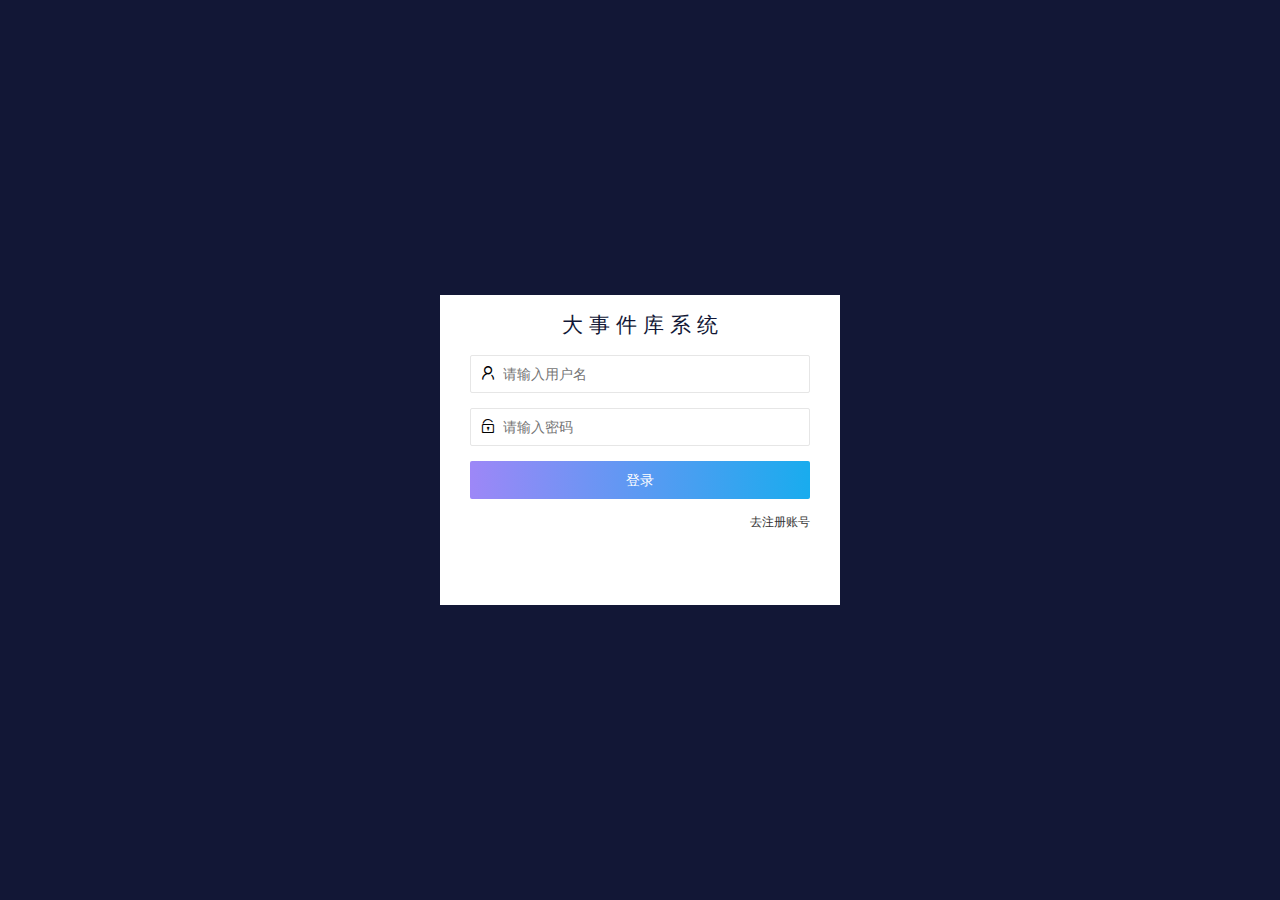
<file: login.html>
<!DOCTYPE html>
<html lang="en">

<head>
    <meta charset="UTF-8">
    <meta http-equiv="X-UA-Compatible" content="IE=edge">
    <meta name="viewport" content="width=device-width, initial-scale=1.0">
    <title>大事件 - 登录&注册</title>
    <link rel="stylesheet" href="./assets/css/login.css">
    <link rel="stylesheet" href="./assets/lib/layui/css/layui.css">
</head>

<body>
    <!-- 头部LOGO区 -->
    <div class="layui-main">
        <!-- <img src="/assets/images/logo.png" alt=""> -->
    </div>

    <!-- 登录注册区 -->
    <div class="loginAndRegBox">
        <!-- 标题 -->
        <div class="title-box">大 事 件 库 系 统</div>

        <!-- 登录 -->
        <div class="login-box">
            <!-- 登录表单 -->
            <form class="layui-form" id="form-login">
                <!-- 用户名 -->
                <div class="layui-form-item">
                    <i class="layui-icon layui-icon-username"></i>
                    <input type="text" name="username" required lay-verify="required" placeholder="请输入用户名"
                        autocomplete="off" class="layui-input">
                </div>
                <!-- 密码 -->
                <div class="layui-form-item">
                    <i class="layui-icon layui-icon-password"></i>
                    <input type="password" name="password" required lay-verify="required|pass" placeholder="请输入密码"
                        autocomplete="off" class="layui-input">
                </div>
                <!-- 提交按钮 -->
                <div class="layui-form-item">
                    <!-- 注意：表单提交按钮和普通按钮的区别，就是 lay-submit 属性 -->
                    <button class="layui-btn layui-btn-fluid layui-btn-normal submit_btn" lay-submit>登录</button>
                </div>
                <div class="layui-form-item links">
                    <a href="javascript:;" id="link_reg">去注册账号</a>
                </div>
            </form>
        </div>

        <!-- 注册 -->
        <div class="reg-box hide">
            <!-- 注册表单 -->
            <form class="layui-form" id="form_reg">
                <!-- 用户名 -->
                <div class="layui-form-item">
                    <i class="layui-icon layui-icon-username"></i>
                    <input type="text" name="username" required lay-verify="required" placeholder="请输入用户名"
                        autocomplete="off" class="layui-input">
                </div>
                <!-- 密码 -->
                <div class="layui-form-item">
                    <i class="layui-icon layui-icon-password"></i>
                    <input type="password" name="password" required lay-verify="required|pass" placeholder="请输入密码"
                        autocomplete="off" class="layui-input">
                </div>
                <!-- 确认密码 -->
                <div class="layui-form-item">
                    <i class="layui-icon layui-icon-password"></i>
                    <input type="password" name="repassword" required lay-verify="required|pass|repass"
                        placeholder="请确认密码" autocomplete="off" class="layui-input">
                </div>
                <!-- 提交按钮 -->
                <div class="layui-form-item">
                    <button class="submit_btn layui-btn layui-btn-fluid layui-btn-normal" lay-submit>注册</button>
                </div>
                <div class="layui-form-item links">
                    <a href="javascript:;" id="link_login">去登录</a>
                </div>
            </form>
        </div>
    </div>

    <script src="./assets/lib/layui/layui.all.js"></script>
    <!-- 导入 jquery -->
    <script src="./assets/lib/jquery.js"></script>
    <!-- 导入自己封装的 baseAPI.js -->
    <script src="./assets/js/baseAPI.js"></script>

    <script src="./assets/js/login.js"></script>
</body>

</html>
</file>
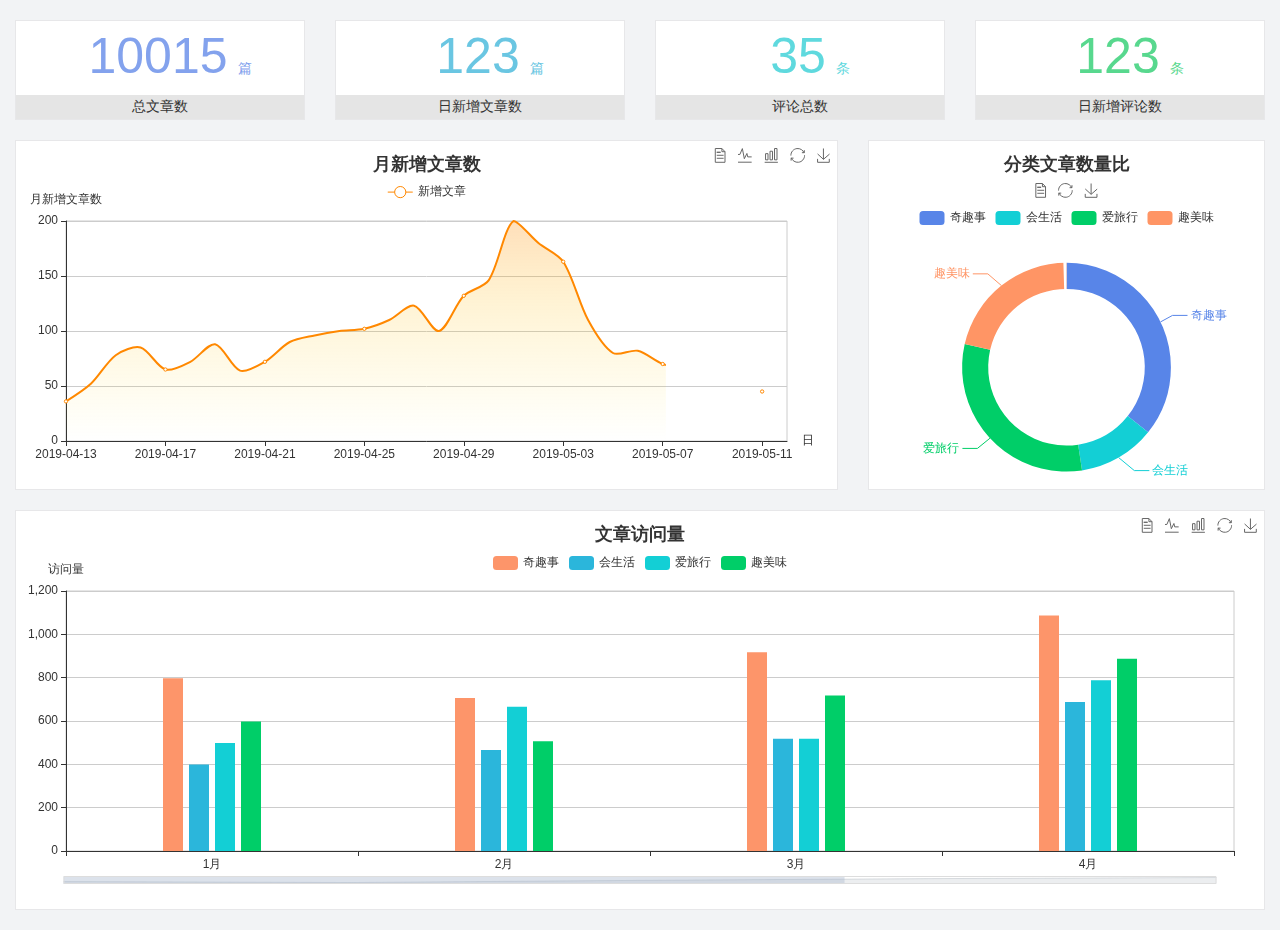
<file: home/dashboard.html>
<!DOCTYPE html>
<html lang="en">

<head>
  <meta charset="UTF-8">
  <meta name="viewport" content="width=device-width, initial-scale=1.0">
  <meta http-equiv="X-UA-Compatible" content="ie=edge">
  <title>图表统计</title>
  <link rel="stylesheet" href="../../assets/lib/bootstrap.css" />
  <link rel="stylesheet" href="../../assets/lib/main.css" />
  <script src="../../assets/lib/jquery.js"></script>
  <script type="text/javascript" src="../../assets/lib/echarts.min.js"></script>
</head>

<body>
  <div class="container-fluid">
    <div class="row spannel_list">
      <div class="col-sm-3 col-xs-6">
        <div class="spannel">
          <em>10015</em><span>篇</span>
          <b>总文章数</b>
        </div>
      </div>
      <div class="col-sm-3 col-xs-6">
        <div class="spannel scolor01">
          <em>123</em><span>篇</span>
          <b>日新增文章数</b>
        </div>
      </div>
      <div class="col-sm-3 col-xs-6">
        <div class="spannel scolor02">
          <em>35</em><span>条</span>
          <b>评论总数</b>
        </div>
      </div>
      <div class="col-sm-3 col-xs-6">
        <div class="spannel scolor03">
          <em>123</em><span>条</span>
          <b>日新增评论数</b>
        </div>
      </div>
    </div>
  </div>

  <div class="container-fluid">
    <div class="row curve-pie">
      <div class="col-lg-8 col-md-8">
        <div class="gragh_pannel" id="curve_show"></div>
      </div>
      <div class="col-lg-4 col-md-4">
        <div class="gragh_pannel" id="pie_show"></div>
      </div>
    </div>
  </div>

  <div class="container-fluid">
    <div class="column_pannel" id="column_show"></div>
  </div>

  <script>
    var oChart = echarts.init(document.getElementById('curve_show'));
    var aList_all = [
      { 'count': 36, 'date': '2019-04-13' },
      { 'count': 52, 'date': '2019-04-14' },
      { 'count': 78, 'date': '2019-04-15' },
      { 'count': 85, 'date': '2019-04-16' },
      { 'count': 65, 'date': '2019-04-17' },
      { 'count': 72, 'date': '2019-04-18' },
      { 'count': 88, 'date': '2019-04-19' },
      { 'count': 64, 'date': '2019-04-20' },
      { 'count': 72, 'date': '2019-04-21' },
      { 'count': 90, 'date': '2019-04-22' },
      { 'count': 96, 'date': '2019-04-23' },
      { 'count': 100, 'date': '2019-04-24' },
      { 'count': 102, 'date': '2019-04-25' },
      { 'count': 110, 'date': '2019-04-26' },
      { 'count': 123, 'date': '2019-04-27' },
      { 'count': 100, 'date': '2019-04-28' },
      { 'count': 132, 'date': '2019-04-29' },
      { 'count': 146, 'date': '2019-04-30' },
      { 'count': 200, 'date': '2019-05-01' },
      { 'count': 180, 'date': '2019-05-02' },
      { 'count': 163, 'date': '2019-05-03' },
      { 'count': 110, 'date': '2019-05-04' },
      { 'count': 80, 'date': '2019-05-05' },
      { 'count': 82, 'date': '2019-05-06' },
      { 'count': 70, 'date': '2019-05-07' },
      { 'count': 65, 'date': '2019-05-08' },
      { 'count': 54, 'date': '2019-05-09' },
      { 'count': 40, 'date': '2019-05-10' },
      { 'count': 45, 'date': '2019-05-11' },
      { 'count': 38, 'date': '2019-05-12' },
    ];

    let aCount = [];
    let aDate = [];

    for (var i = 0; i < aList_all.length; i++) {
      aCount.push(aList_all[i].count);
      aDate.push(aList_all[i].date);
    }

    var chartopt = {
      title: {
        text: '月新增文章数',
        left: 'center',
        top: '10'
      },
      tooltip: {
        trigger: 'axis'
      },
      legend: {
        data: ['新增文章'],
        top: '40'
      },
      toolbox: {
        show: true,
        feature: {
          mark: { show: true },
          dataView: { show: true, readOnly: false },
          magicType: { show: true, type: ['line', 'bar'] },
          restore: { show: true },
          saveAsImage: { show: true }
        }
      },
      calculable: true,
      xAxis: [
        {
          name: '日',
          type: 'category',
          boundaryGap: false,
          data: aDate
        }
      ],
      yAxis: [
        {
          name: '月新增文章数',
          type: 'value'
        }
      ],
      series: [
        {
          name: '新增文章',
          type: 'line',
          smooth: true,
          itemStyle: { normal: { areaStyle: { type: 'default' }, color: '#f80' }, lineStyle: { color: '#f80' } },
          data: aCount
        }],
      areaStyle: {
        normal: {
          color: new echarts.graphic.LinearGradient(0, 0, 0, 1, [{
            offset: 0,
            color: 'rgba(255,136,0,0.39)'
          }, {
            offset: .34,
            color: 'rgba(255,180,0,0.25)'
          }, {
            offset: 1,
            color: 'rgba(255,222,0,0.00)'
          }])

        }
      },
      grid: {
        show: true,
        x: 50,
        x2: 50,
        y: 80,
        height: 220
      }
    };

    oChart.setOption(chartopt);


    var oPie = echarts.init(document.getElementById('pie_show'));
    var oPieopt =
    {
      title: {
        top: 10,
        text: '分类文章数量比',
        x: 'center'
      },
      tooltip: {
        trigger: 'item',
        formatter: "{a} <br/>{b} : {c} ({d}%)"
      },
      color: ['#5885e8', '#13cfd5', '#00ce68', '#ff9565'],
      legend: {
        x: 'center',
        top: 65,
        data: ['奇趣事', '会生活', '爱旅行', '趣美味']
      },
      toolbox: {
        show: true,
        x: 'center',
        top: 35,
        feature: {
          mark: { show: true },
          dataView: { show: true, readOnly: false },
          magicType: {
            show: true,
            type: ['pie', 'funnel'],
            option: {
              funnel: {
                x: '25%',
                width: '50%',
                funnelAlign: 'left',
                max: 1548
              }
            }
          },
          restore: { show: true },
          saveAsImage: { show: true }
        }
      },
      calculable: true,
      series: [
        {
          name: '访问来源',
          type: 'pie',
          radius: ['45%', '60%'],
          center: ['50%', '65%'],
          data: [
            { value: 300, name: '奇趣事' },
            { value: 100, name: '会生活' },
            { value: 260, name: '爱旅行' },
            { value: 180, name: '趣美味' }
          ]
        }
      ]
    };
    oPie.setOption(oPieopt);



    var oColumn = this.echarts.init(document.getElementById('column_show'));
    var oColumnopt =
    {
      title: {
        text: '文章访问量',
        left: 'center',
        top: '10'
      },
      tooltip: {
        trigger: 'axis'
      },
      legend: {
        data: ['奇趣事', '会生活', '爱旅行', '趣美味'],
        top: '40'
      },
      toolbox: {
        show: true,
        feature: {
          mark: { show: true },
          dataView: { show: true, readOnly: false },
          magicType: { show: true, type: ['line', 'bar'] },
          restore: { show: true },
          saveAsImage: { show: true }
        }
      },
      calculable: true,
      xAxis: [
        {
          type: 'category',
          data: ['1月', '2月', '3月', '4月', '5月']
        }
      ],
      yAxis: [
        {
          name: '访问量',
          type: 'value'
        }
      ],
      series: [
        {
          name: '奇趣事',
          type: 'bar',
          barWidth: 20,
          itemStyle: {
            normal: { areaStyle: { type: 'default' }, color: '#fd956a' }
          },
          data: [800, 708, 920, 1090, 1200]
        },
        {
          name: '会生活',
          type: 'bar',
          barWidth: 20,
          itemStyle: {
            normal: { areaStyle: { type: 'default' }, color: '#2bb6db' }
          },
          data: [400, 468, 520, 690, 800]
        },
        {
          name: '爱旅行',
          type: 'bar',
          barWidth: 20,
          itemStyle: {
            normal: { areaStyle: { type: 'default' }, color: '#13cfd5' }
          },
          data: [500, 668, 520, 790, 900]
        },
        {
          name: '趣美味',
          type: 'bar',
          barWidth: 20,
          itemStyle: {
            normal: { areaStyle: { type: 'default' }, color: '#00ce68' }
          },
          data: [600, 508, 720, 890, 1000]
        }
      ],
      grid: {
        show: true,
        x: 50,
        x2: 30,
        y: 80,
        height: 260
      },
      dataZoom: [//给x轴设置滚动条
        {
          start: 0,//默认为0
          end: 100 - 1000 / 31,//默认为100
          type: 'slider',
          show: true,
          xAxisIndex: [0],
          handleSize: 0,//滑动条的 左右2个滑动条的大小
          height: 8,//组件高度
          left: 45, //左边的距离
          right: 50,//右边的距离
          bottom: 26,//右边的距离
          handleColor: '#ddd',//h滑动图标的颜色
          handleStyle: {
            borderColor: "#cacaca",
            borderWidth: "1",
            shadowBlur: 2,
            background: "#ddd",
            shadowColor: "#ddd",
          }
        }]
    };
    oColumn.setOption(oColumnopt);
  </script>
</body>

</html>
</file>
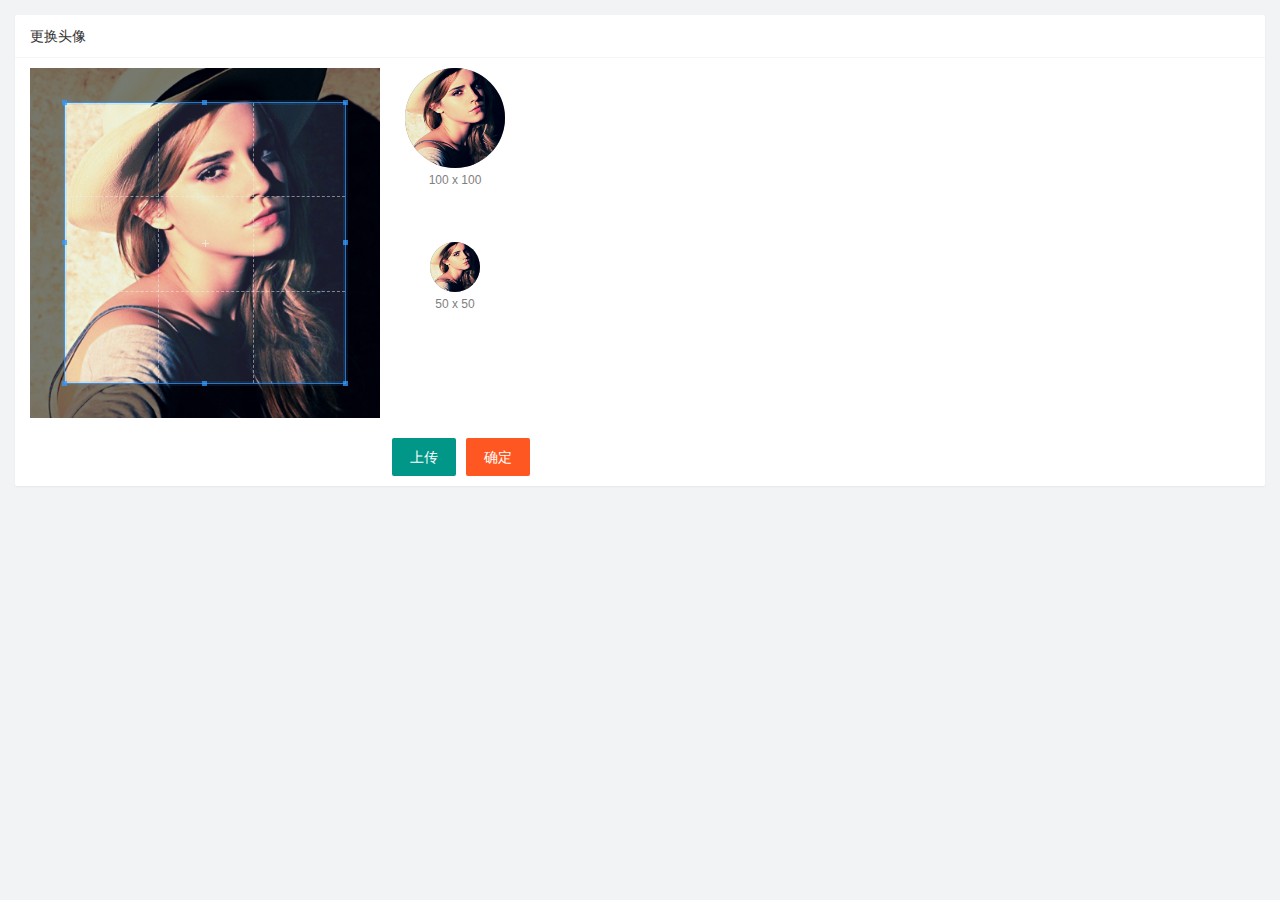
<file: user/user_avatar.html>
<!DOCTYPE html>
<html lang="en">

<head>
    <meta charset="UTF-8">
    <meta http-equiv="X-UA-Compatible" content="IE=edge">
    <meta name="viewport" content="width=device-width, initial-scale=1.0">
    <title>Document</title>
    <link rel="stylesheet" href="../assets/lib/layui/css/layui.css">
    <link rel="stylesheet" href="../assets/css/user/user_avatar.css">
    <!-- 更换头像 -->
    <link rel="stylesheet" href="../assets/lib/cropper/cropper.css">
</head>

<body>
    <div class="layui-card">
        <div class="layui-card-header">更换头像</div>
        <div class="layui-card-body">
            <!-- 第一行的图片裁剪和预览区域 -->
            <div class="row1">
                <!-- 图片裁剪区域 -->
                <div class="cropper-box">
                    <!-- 这个 img 标签很重要，将来会把它初始化为裁剪区域 -->
                    <img id="image" src="../assets/images/sample.jpg" />
                </div>
                <!-- 图片的预览区域 -->
                <div class="preview-box">
                    <div>
                        <!-- 宽高为 100px 的预览区域 -->
                        <div class="img-preview w100"></div>
                        <p class="size">100 x 100</p>
                    </div>
                    <div>
                        <!-- 宽高为 50px 的预览区域 -->
                        <div class="img-preview w50"></div>
                        <p class="size">50 x 50</p>
                    </div>
                </div>
            </div>

            <!-- 第二行的按钮区域 -->
            <div class="row2">
                <!-- 通过 accept属性，可以指定，允许用户选择什么类型的文件 -->
                <input type="file" id="file" accept="image/png,image/jpeg" />
                <button type="button" class="layui-btn" id="btnChooseImage">上传</button>
                <button type="button" class="layui-btn layui-btn-danger" id='btnUpload'>确定</button>
            </div>
        </div>
    </div>
    <script src="../assets/lib/layui/layui.all.js"></script>
    <script src="../assets/lib/jquery.js"></script>
    <script src="../assets/js/baseAPI.js"></script>
    <script src="../assets/lib/cropper/Cropper.js"></script>
    <script src="../assets/lib/cropper/jquery-cropper.js"></script>
    <script src="../assets/js/user/user_avatar.js"></script>
</body>

</html>
</file>
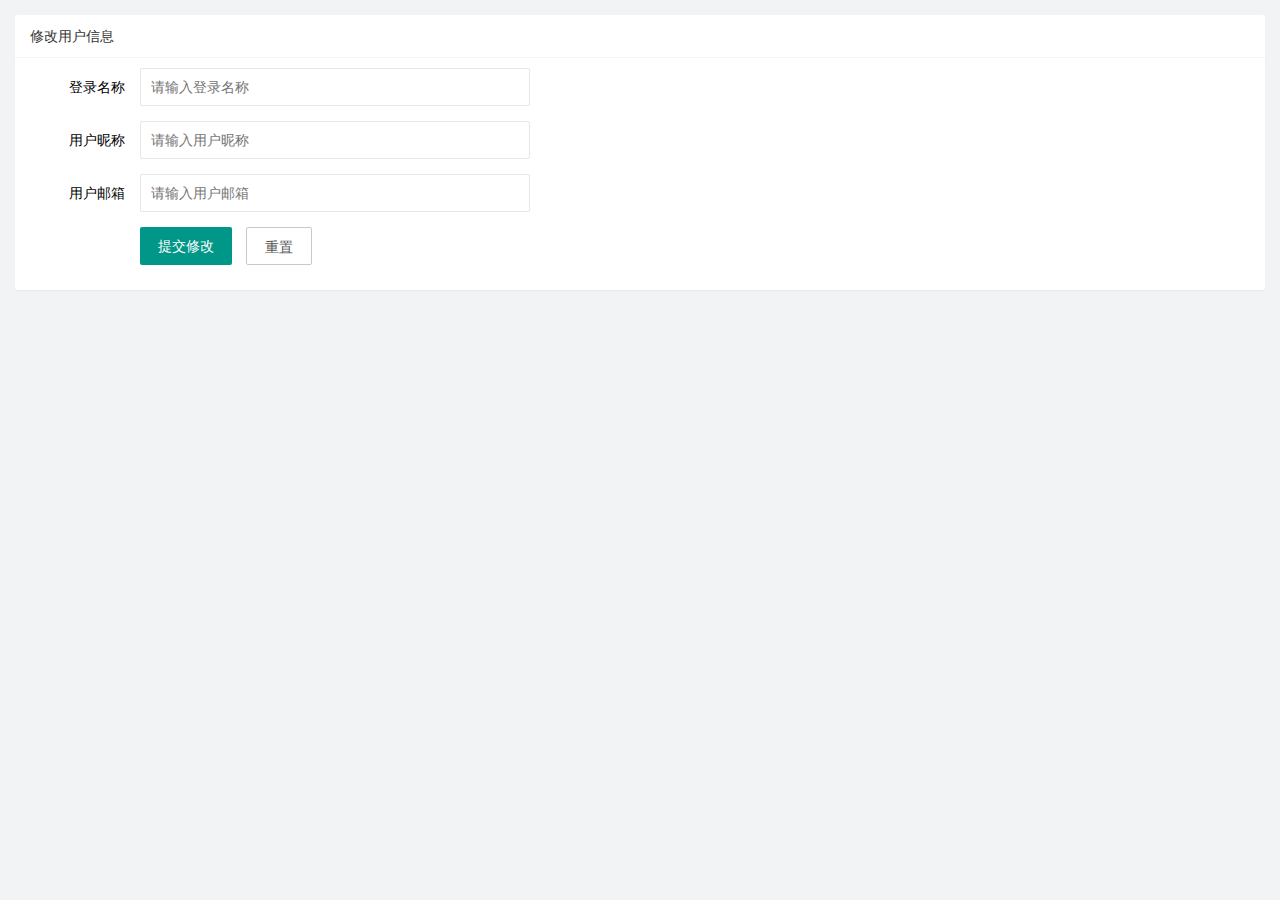
<file: user/user_info.html>
<!DOCTYPE html>
<html lang="en">

<head>
    <meta charset="UTF-8">
    <meta http-equiv="X-UA-Compatible" content="IE=edge">
    <meta name="viewport" content="width=device-width, initial-scale=1.0">
    <title>Document</title>
    <!-- 导入layui样式 -->
    <link rel="stylesheet" href="../assets/lib/layui/css/layui.css">
    <link rel="stylesheet" href="../assets/css/user/user_info.css">

</head>

<body>
    <!-- 卡片区域 -->
    <div class="layui-card">
        <div class="layui-card-header">修改用户信息</div>
        <div class="layui-card-body">
            <!-- form 表单区域 -->
            <form class="layui-form" lay-filter="formUserInfo">
                <!-- 这是隐藏域 -->
                <input type="hidden" name="id">
                <div class="layui-form-item">
                    <label class="layui-form-label">登录名称</label>
                    <div class="layui-input-block">
                        <input type="text" name="username" required lay-verify="required" placeholder="请输入登录名称"
                            autocomplete="off" class="layui-input" readonly>
                    </div>
                </div>
                <div class="layui-form-item">
                    <label class="layui-form-label">用户昵称</label>
                    <div class="layui-input-block">
                        <input type="text" name="nickname" required lay-verify="required|nickname" placeholder="请输入用户昵称"
                            autocomplete="off" class="layui-input">
                    </div>
                </div>
                <div class="layui-form-item">
                    <label class="layui-form-label">用户邮箱</label>
                    <div class="layui-input-block">
                        <input type="text" name="email" required lay-verify="required|email" placeholder="请输入用户邮箱"
                            autocomplete="off" class="layui-input">
                    </div>
                </div>
                <div class="layui-form-item">
                    <div class="layui-input-block">
                        <button class="layui-btn" lay-submit lay-filter="formDemo">提交修改</button>
                        <button type="reset" class="layui-btn layui-btn-primary" id="btnReset">重置</button>
                    </div>
                </div>
            </form>
        </div>
    </div>

    <!-- 导入 layui 的js -->
    <script src="../assets/lib/layui/layui.all.js"></script>
    <!-- 导入 jquery -->
    <script src="../assets/lib/jquery.js"></script>
    <script src="../assets/js/baseAPI.js"></script>
    <!-- 自己的js -->
    <script src="../assets/js/user/user_info.js"></script>
</body>

</html>
</file>
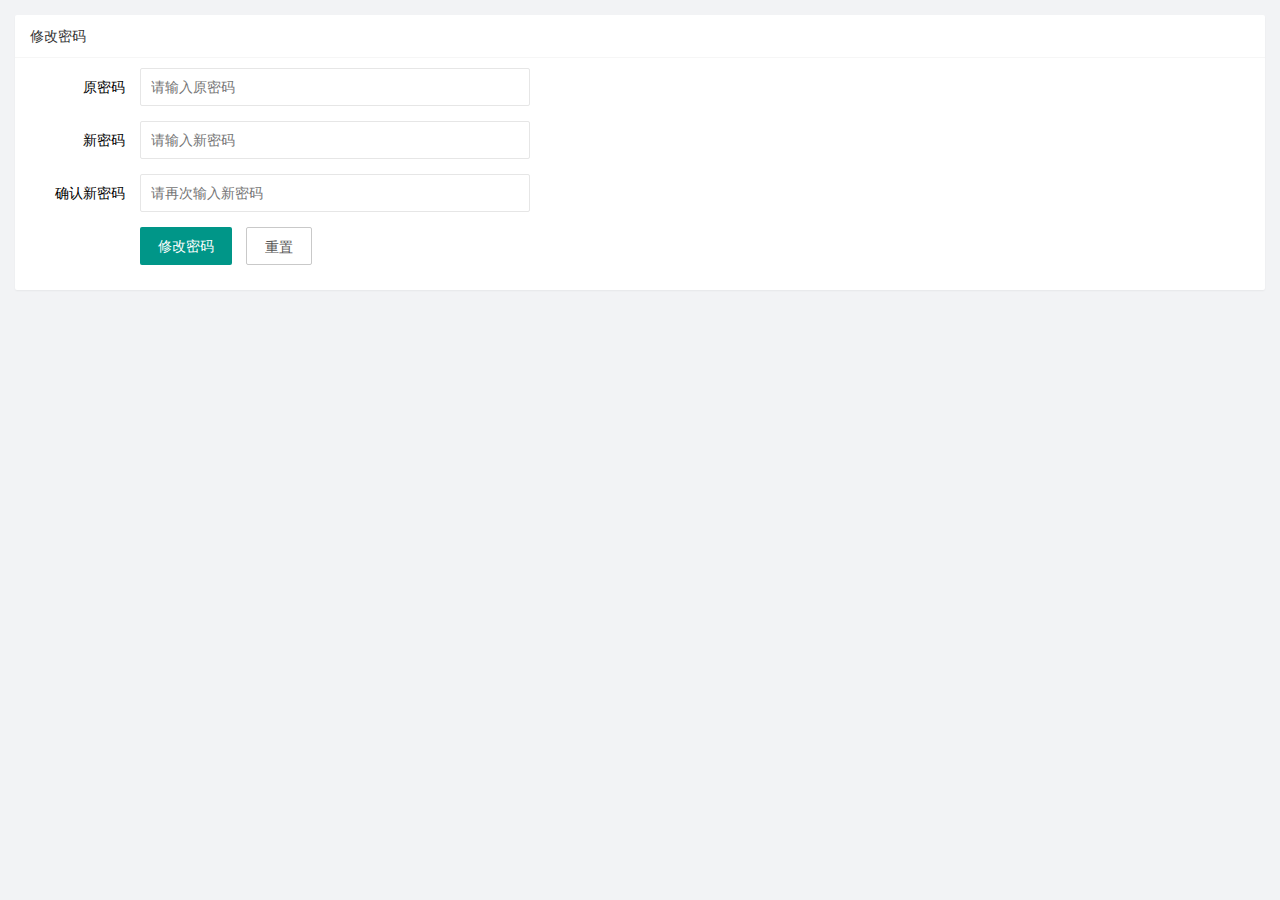
<file: user/user_pwd.html>
<!DOCTYPE html>
<html lang="en">

<head>
    <meta charset="UTF-8">
    <meta http-equiv="X-UA-Compatible" content="IE=edge">
    <meta name="viewport" content="width=device-width, initial-scale=1.0">
    <title>Document</title>
    <link rel="stylesheet" href="../assets/lib/layui/css/layui.css">
    <link rel="stylesheet" href="../assets/css/user/user_pwd.css">
</head>

<body>
    <div class="layui-card">
        <div class="layui-card-header">修改密码</div>
        <div class="layui-card-body">
            <form class="layui-form">
                <div class="layui-form-item">
                    <label class="layui-form-label">原密码</label>
                    <div class="layui-input-block">
                        <input type="password" name="oldPwd" required lay-verify="required|pwd" placeholder="请输入原密码"
                            autocomplete="off" class="layui-input">
                    </div>
                </div>
                <div class="layui-form-item">
                    <label class="layui-form-label">新密码</label>
                    <div class="layui-input-block">
                        <input type="password" name="newPwd" required lay-verify="required|pwd|samePwd"
                            placeholder="请输入新密码" autocomplete="off" class="layui-input">
                    </div>
                </div>
                <div class="layui-form-item">
                    <label class="layui-form-label">确认新密码</label>
                    <div class="layui-input-block">
                        <input type="password" name="rePwd" required lay-verify="required|pwd|rePwd"
                            placeholder="请再次输入新密码" autocomplete="off" class="layui-input">
                    </div>
                </div>
                <div class="layui-form-item">
                    <div class="layui-input-block">
                        <button class="layui-btn" lay-submit lay-filter="formDemo">修改密码</button>
                        <button type="reset" class="layui-btn layui-btn-primary">重置</button>
                    </div>
                </div>
            </form>
        </div>
    </div>
    <script src="../assets/lib/layui/layui.all.js"></script>
    <script src="../assets/lib/jquery.js"></script>
    <script src="../assets/js/baseAPI.js"></script>
    <script src="../assets/js/user/user_pwd.js"></script>
</body>

</html>
</file>
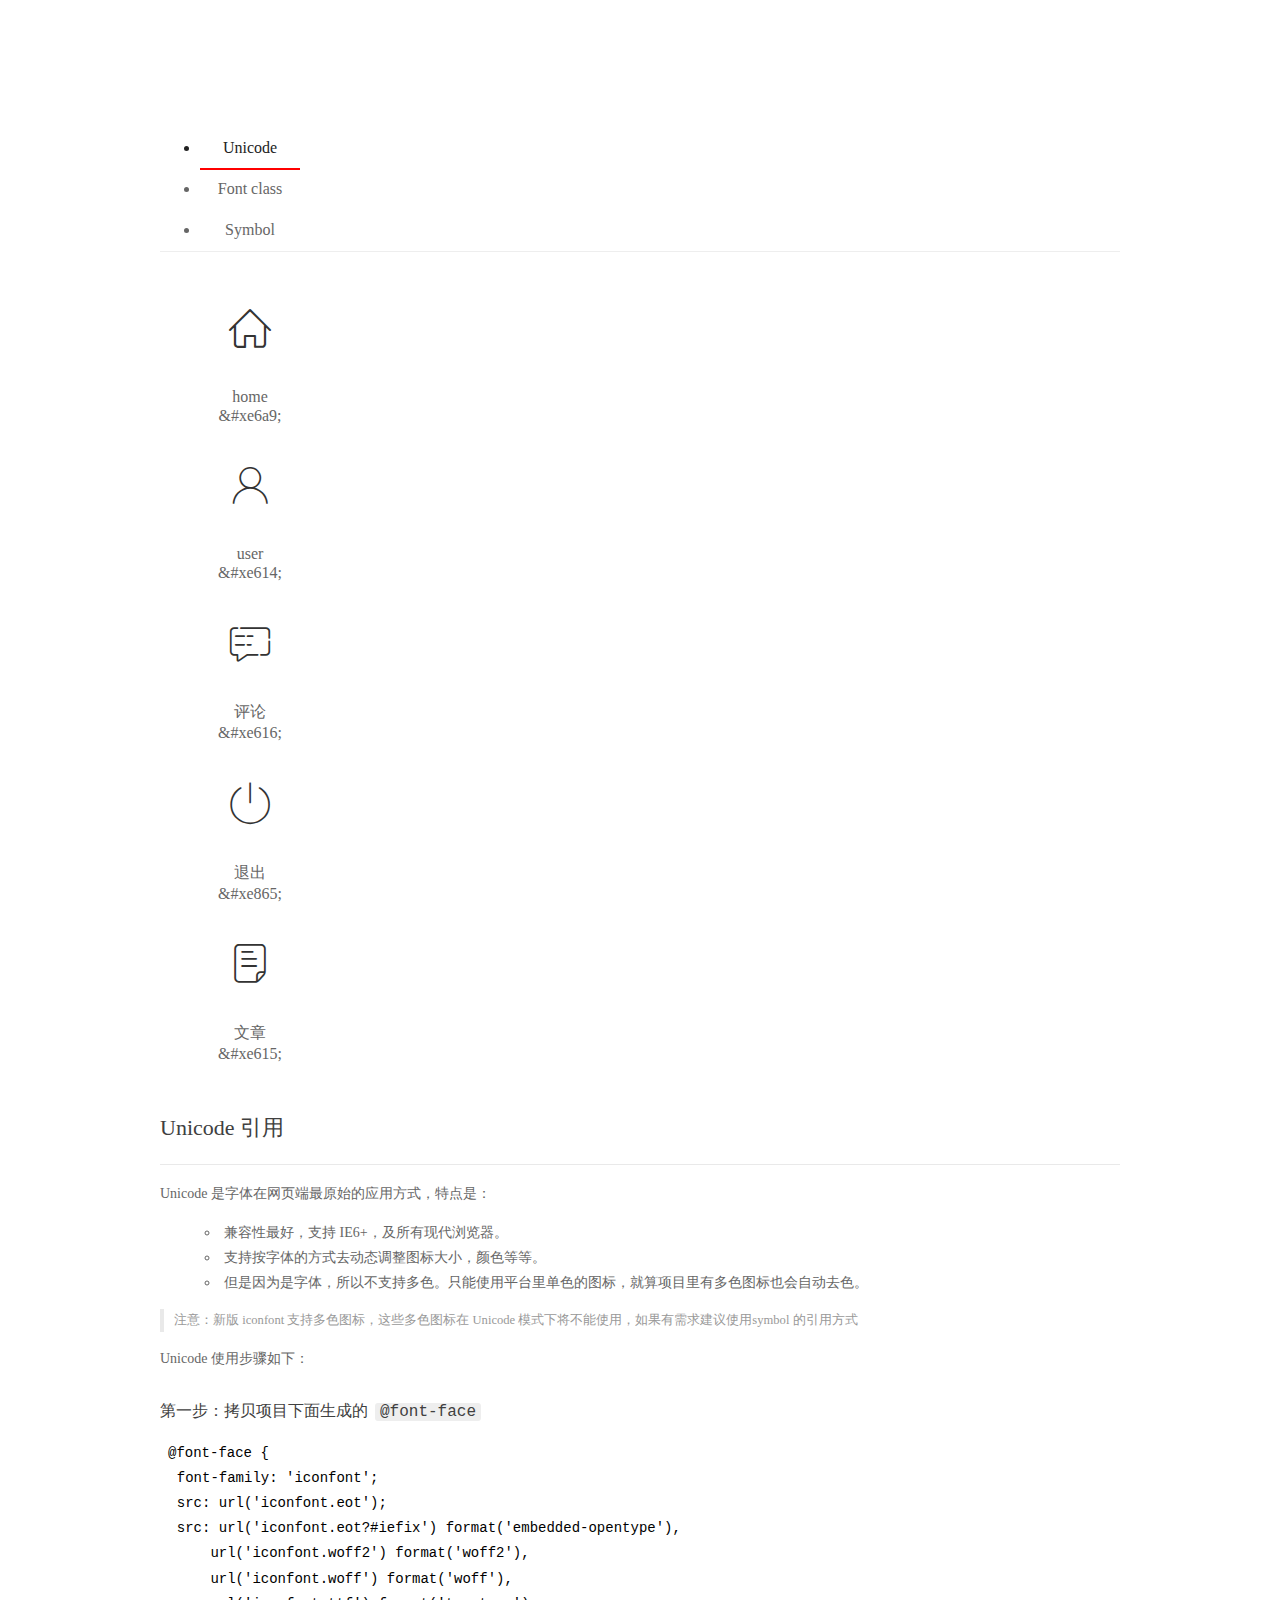
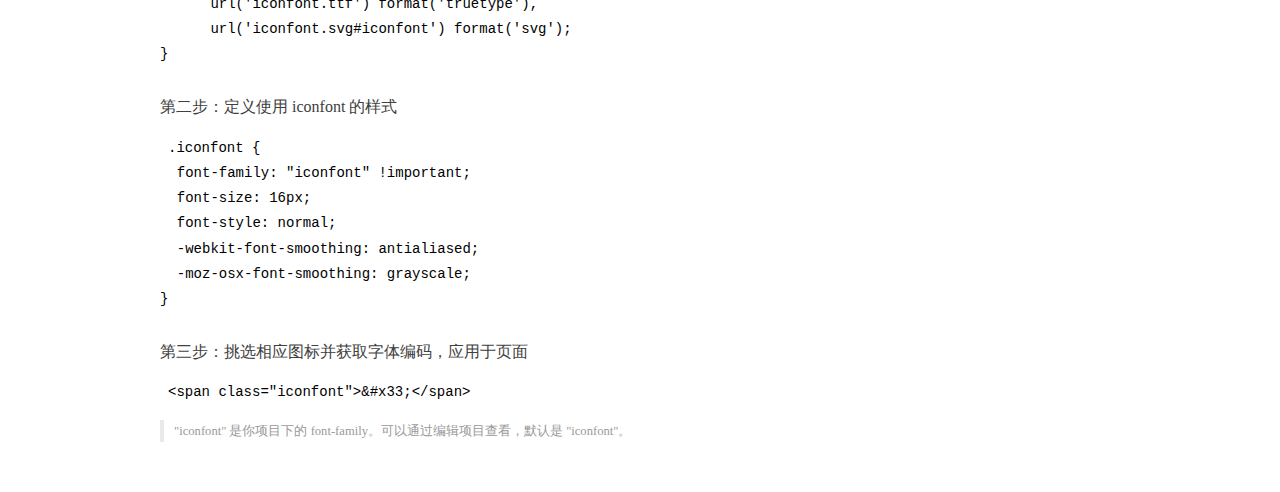
<file: assets/fonts/demo_index.html>
<!DOCTYPE html>
<html>
<head>
  <meta charset="utf-8"/>
  <title>IconFont Demo</title>
  <link rel="shortcut icon" href="https://gtms04.alicdn.com/tps/i4/TB1_oz6GVXXXXaFXpXXJDFnIXXX-64-64.ico" type="image/x-icon"/>
  <link rel="stylesheet" href="https://g.alicdn.com/thx/cube/1.3.2/cube.min.css">
  <link rel="stylesheet" href="demo.css">
  <link rel="stylesheet" href="iconfont.css">
  <script src="iconfont.js"></script>
  <!-- jQuery -->
  <script src="https://a1.alicdn.com/oss/uploads/2018/12/26/7bfddb60-08e8-11e9-9b04-53e73bb6408b.js"></script>
  <!-- 代码高亮 -->
  <script src="https://a1.alicdn.com/oss/uploads/2018/12/26/a3f714d0-08e6-11e9-8a15-ebf944d7534c.js"></script>
</head>
<body>
  <div class="main">
    <h1 class="logo"><a href="https://www.iconfont.cn/" title="iconfont 首页" target="_blank">&#xe86b;</a></h1>
    <div class="nav-tabs">
      <ul id="tabs" class="dib-box">
        <li class="dib active"><span>Unicode</span></li>
        <li class="dib"><span>Font class</span></li>
        <li class="dib"><span>Symbol</span></li>
      </ul>
      
    </div>
    <div class="tab-container">
      <div class="content unicode" style="display: block;">
          <ul class="icon_lists dib-box">
          
            <li class="dib">
              <span class="icon iconfont">&#xe6a9;</span>
                <div class="name">home</div>
                <div class="code-name">&amp;#xe6a9;</div>
              </li>
          
            <li class="dib">
              <span class="icon iconfont">&#xe614;</span>
                <div class="name">user</div>
                <div class="code-name">&amp;#xe614;</div>
              </li>
          
            <li class="dib">
              <span class="icon iconfont">&#xe616;</span>
                <div class="name">评论</div>
                <div class="code-name">&amp;#xe616;</div>
              </li>
          
            <li class="dib">
              <span class="icon iconfont">&#xe865;</span>
                <div class="name">退出</div>
                <div class="code-name">&amp;#xe865;</div>
              </li>
          
            <li class="dib">
              <span class="icon iconfont">&#xe615;</span>
                <div class="name">文章</div>
                <div class="code-name">&amp;#xe615;</div>
              </li>
          
          </ul>
          <div class="article markdown">
          <h2 id="unicode-">Unicode 引用</h2>
          <hr>

          <p>Unicode 是字体在网页端最原始的应用方式，特点是：</p>
          <ul>
            <li>兼容性最好，支持 IE6+，及所有现代浏览器。</li>
            <li>支持按字体的方式去动态调整图标大小，颜色等等。</li>
            <li>但是因为是字体，所以不支持多色。只能使用平台里单色的图标，就算项目里有多色图标也会自动去色。</li>
          </ul>
          <blockquote>
            <p>注意：新版 iconfont 支持多色图标，这些多色图标在 Unicode 模式下将不能使用，如果有需求建议使用symbol 的引用方式</p>
          </blockquote>
          <p>Unicode 使用步骤如下：</p>
          <h3 id="-font-face">第一步：拷贝项目下面生成的 <code>@font-face</code></h3>
<pre><code class="language-css"
>@font-face {
  font-family: 'iconfont';
  src: url('iconfont.eot');
  src: url('iconfont.eot?#iefix') format('embedded-opentype'),
      url('iconfont.woff2') format('woff2'),
      url('iconfont.woff') format('woff'),
      url('iconfont.ttf') format('truetype'),
      url('iconfont.svg#iconfont') format('svg');
}
</code></pre>
          <h3 id="-iconfont-">第二步：定义使用 iconfont 的样式</h3>
<pre><code class="language-css"
>.iconfont {
  font-family: "iconfont" !important;
  font-size: 16px;
  font-style: normal;
  -webkit-font-smoothing: antialiased;
  -moz-osx-font-smoothing: grayscale;
}
</code></pre>
          <h3 id="-">第三步：挑选相应图标并获取字体编码，应用于页面</h3>
<pre>
<code class="language-html"
>&lt;span class="iconfont"&gt;&amp;#x33;&lt;/span&gt;
</code></pre>
          <blockquote>
            <p>"iconfont" 是你项目下的 font-family。可以通过编辑项目查看，默认是 "iconfont"。</p>
          </blockquote>
          </div>
      </div>
      <div class="content font-class">
        <ul class="icon_lists dib-box">
          
          <li class="dib">
            <span class="icon iconfont icon-home"></span>
            <div class="name">
              home
            </div>
            <div class="code-name">.icon-home
            </div>
          </li>
          
          <li class="dib">
            <span class="icon iconfont icon-user"></span>
            <div class="name">
              user
            </div>
            <div class="code-name">.icon-user
            </div>
          </li>
          
          <li class="dib">
            <span class="icon iconfont icon-pinglun"></span>
            <div class="name">
              评论
            </div>
            <div class="code-name">.icon-pinglun
            </div>
          </li>
          
          <li class="dib">
            <span class="icon iconfont icon-tuichu"></span>
            <div class="name">
              退出
            </div>
            <div class="code-name">.icon-tuichu
            </div>
          </li>
          
          <li class="dib">
            <span class="icon iconfont icon-16"></span>
            <div class="name">
              文章
            </div>
            <div class="code-name">.icon-16
            </div>
          </li>
          
        </ul>
        <div class="article markdown">
        <h2 id="font-class-">font-class 引用</h2>
        <hr>

        <p>font-class 是 Unicode 使用方式的一种变种，主要是解决 Unicode 书写不直观，语意不明确的问题。</p>
        <p>与 Unicode 使用方式相比，具有如下特点：</p>
        <ul>
          <li>兼容性良好，支持 IE8+，及所有现代浏览器。</li>
          <li>相比于 Unicode 语意明确，书写更直观。可以很容易分辨这个 icon 是什么。</li>
          <li>因为使用 class 来定义图标，所以当要替换图标时，只需要修改 class 里面的 Unicode 引用。</li>
          <li>不过因为本质上还是使用的字体，所以多色图标还是不支持的。</li>
        </ul>
        <p>使用步骤如下：</p>
        <h3 id="-fontclass-">第一步：引入项目下面生成的 fontclass 代码：</h3>
<pre><code class="language-html">&lt;link rel="stylesheet" href="./iconfont.css"&gt;
</code></pre>
        <h3 id="-">第二步：挑选相应图标并获取类名，应用于页面：</h3>
<pre><code class="language-html">&lt;span class="iconfont icon-xxx"&gt;&lt;/span&gt;
</code></pre>
        <blockquote>
          <p>"
            iconfont" 是你项目下的 font-family。可以通过编辑项目查看，默认是 "iconfont"。</p>
        </blockquote>
      </div>
      </div>
      <div class="content symbol">
          <ul class="icon_lists dib-box">
          
            <li class="dib">
                <svg class="icon svg-icon" aria-hidden="true">
                  <use xlink:href="#icon-home"></use>
                </svg>
                <div class="name">home</div>
                <div class="code-name">#icon-home</div>
            </li>
          
            <li class="dib">
                <svg class="icon svg-icon" aria-hidden="true">
                  <use xlink:href="#icon-user"></use>
                </svg>
                <div class="name">user</div>
                <div class="code-name">#icon-user</div>
            </li>
          
            <li class="dib">
                <svg class="icon svg-icon" aria-hidden="true">
                  <use xlink:href="#icon-pinglun"></use>
                </svg>
                <div class="name">评论</div>
                <div class="code-name">#icon-pinglun</div>
            </li>
          
            <li class="dib">
                <svg class="icon svg-icon" aria-hidden="true">
                  <use xlink:href="#icon-tuichu"></use>
                </svg>
                <div class="name">退出</div>
                <div class="code-name">#icon-tuichu</div>
            </li>
          
            <li class="dib">
                <svg class="icon svg-icon" aria-hidden="true">
                  <use xlink:href="#icon-16"></use>
                </svg>
                <div class="name">文章</div>
                <div class="code-name">#icon-16</div>
            </li>
          
          </ul>
          <div class="article markdown">
          <h2 id="symbol-">Symbol 引用</h2>
          <hr>

          <p>这是一种全新的使用方式，应该说这才是未来的主流，也是平台目前推荐的用法。相关介绍可以参考这篇<a href="">文章</a>
            这种用法其实是做了一个 SVG 的集合，与另外两种相比具有如下特点：</p>
          <ul>
            <li>支持多色图标了，不再受单色限制。</li>
            <li>通过一些技巧，支持像字体那样，通过 <code>font-size</code>, <code>color</code> 来调整样式。</li>
            <li>兼容性较差，支持 IE9+，及现代浏览器。</li>
            <li>浏览器渲染 SVG 的性能一般，还不如 png。</li>
          </ul>
          <p>使用步骤如下：</p>
          <h3 id="-symbol-">第一步：引入项目下面生成的 symbol 代码：</h3>
<pre><code class="language-html">&lt;script src="./iconfont.js"&gt;&lt;/script&gt;
</code></pre>
          <h3 id="-css-">第二步：加入通用 CSS 代码（引入一次就行）：</h3>
<pre><code class="language-html">&lt;style&gt;
.icon {
  width: 1em;
  height: 1em;
  vertical-align: -0.15em;
  fill: currentColor;
  overflow: hidden;
}
&lt;/style&gt;
</code></pre>
          <h3 id="-">第三步：挑选相应图标并获取类名，应用于页面：</h3>
<pre><code class="language-html">&lt;svg class="icon" aria-hidden="true"&gt;
  &lt;use xlink:href="#icon-xxx"&gt;&lt;/use&gt;
&lt;/svg&gt;
</code></pre>
          </div>
      </div>

    </div>
  </div>
  <script>
  $(document).ready(function () {
      $('.tab-container .content:first').show()

      $('#tabs li').click(function (e) {
        var tabContent = $('.tab-container .content')
        var index = $(this).index()

        if ($(this).hasClass('active')) {
          return
        } else {
          $('#tabs li').removeClass('active')
          $(this).addClass('active')

          tabContent.hide().eq(index).fadeIn()
        }
      })
    })
  </script>
</body>
</html>
</file>
<file: assets/css/login.css>
html,
body {
    margin: 0;
    padding: 0;
    width: 100%;
    height: 100%;
    /* background: url('/assets/images/login_bg.jpg') no-repeat center; */
    background-color: #121736;
    background-size: cover;
    font-family: Noto Sans SC,Noto Sans TC,Helvetica,Verdana,Arial,SimHei,SimSun,Helvetica-Neue,sans-serif;

}

.loginAndRegBox {
    position: absolute;
    left: 50%;
    top: 50%;
    transform: translate(-50%, -50%);
    width: 400px;
    height: 310px;
    background-color: #fff;

}

.title-box {
    height: 60px;
    /* background: url('/assets/images/login_title.png') no-repeat center; */
    font-size: 21px;
    color: #121736;
    font-weight: 400;
    white-space: nowrap;
    text-align: center;
    line-height: 60px;
}
.submit_btn {
    background: linear-gradient(90deg,#9d87f7,#19acee);
}
.hide {
    display: none;
}

.layui-form {
    padding: 0 30px;
}

.links {
    display: flex;
    justify-content: flex-end;
    font-size: 12px;
}

.layui-form-item {
    position: relative;
}

.layui-icon {
    position: absolute;
    left: 10px;
    top: 10px;
}

.layui-input {
    padding-left: 32px!important;
}
</file>
<file: assets/lib/layui/css/layui.css>
/** layui-v2.5.5 MIT License By https://www.layui.com */
 .layui-inline,img{display:inline-block;vertical-align:middle}h1,h2,h3,h4,h5,h6{font-weight:400}.layui-edge,.layui-header,.layui-inline,.layui-main{position:relative}.layui-body,.layui-edge,.layui-elip{overflow:hidden}.layui-btn,.layui-edge,.layui-inline,img{vertical-align:middle}.layui-btn,.layui-disabled,.layui-icon,.layui-unselect{-moz-user-select:none;-webkit-user-select:none;-ms-user-select:none}.layui-elip,.layui-form-checkbox span,.layui-form-pane .layui-form-label{text-overflow:ellipsis;white-space:nowrap}.layui-breadcrumb,.layui-tree-btnGroup{visibility:hidden}blockquote,body,button,dd,div,dl,dt,form,h1,h2,h3,h4,h5,h6,input,li,ol,p,pre,td,textarea,th,ul{margin:0;padding:0;-webkit-tap-highlight-color:rgba(0,0,0,0)}a:active,a:hover{outline:0}img{border:none}li{list-style:none}table{border-collapse:collapse;border-spacing:0}h4,h5,h6{font-size:100%}button,input,optgroup,option,select,textarea{font-family:inherit;font-size:inherit;font-style:inherit;font-weight:inherit;outline:0}pre{white-space:pre-wrap;white-space:-moz-pre-wrap;white-space:-pre-wrap;white-space:-o-pre-wrap;word-wrap:break-word}body{line-height:24px;font:14px Helvetica Neue,Helvetica,PingFang SC,Tahoma,Arial,sans-serif}hr{height:1px;margin:10px 0;border:0;clear:both}a{color:#333;text-decoration:none}a:hover{color:#777}a cite{font-style:normal;*cursor:pointer}.layui-border-box,.layui-border-box *{box-sizing:border-box}.layui-box,.layui-box *{box-sizing:content-box}.layui-clear{clear:both;*zoom:1}.layui-clear:after{content:'\20';clear:both;*zoom:1;display:block;height:0}.layui-inline{*display:inline;*zoom:1}.layui-edge{display:inline-block;width:0;height:0;border-width:6px;border-style:dashed;border-color:transparent}.layui-edge-top{top:-4px;border-bottom-color:#999;border-bottom-style:solid}.layui-edge-right{border-left-color:#999;border-left-style:solid}.layui-edge-bottom{top:2px;border-top-color:#999;border-top-style:solid}.layui-edge-left{border-right-color:#999;border-right-style:solid}.layui-disabled,.layui-disabled:hover{color:#d2d2d2!important;cursor:not-allowed!important}.layui-circle{border-radius:100%}.layui-show{display:block!important}.layui-hide{display:none!important}@font-face{font-family:layui-icon;src:url(../font/iconfont.eot?v=250);src:url(../font/iconfont.eot?v=250#iefix) format('embedded-opentype'),url(../font/iconfont.woff2?v=250) format('woff2'),url(../font/iconfont.woff?v=250) format('woff'),url(../font/iconfont.ttf?v=250) format('truetype'),url(../font/iconfont.svg?v=250#layui-icon) format('svg')}.layui-icon{font-family:layui-icon!important;font-size:16px;font-style:normal;-webkit-font-smoothing:antialiased;-moz-osx-font-smoothing:grayscale}.layui-icon-reply-fill:before{content:"\e611"}.layui-icon-set-fill:before{content:"\e614"}.layui-icon-menu-fill:before{content:"\e60f"}.layui-icon-search:before{content:"\e615"}.layui-icon-share:before{content:"\e641"}.layui-icon-set-sm:before{content:"\e620"}.layui-icon-engine:before{content:"\e628"}.layui-icon-close:before{content:"\1006"}.layui-icon-close-fill:before{content:"\1007"}.layui-icon-chart-screen:before{content:"\e629"}.layui-icon-star:before{content:"\e600"}.layui-icon-circle-dot:before{content:"\e617"}.layui-icon-chat:before{content:"\e606"}.layui-icon-release:before{content:"\e609"}.layui-icon-list:before{content:"\e60a"}.layui-icon-chart:before{content:"\e62c"}.layui-icon-ok-circle:before{content:"\1005"}.layui-icon-layim-theme:before{content:"\e61b"}.layui-icon-table:before{content:"\e62d"}.layui-icon-right:before{content:"\e602"}.layui-icon-left:before{content:"\e603"}.layui-icon-cart-simple:before{content:"\e698"}.layui-icon-face-cry:before{content:"\e69c"}.layui-icon-face-smile:before{content:"\e6af"}.layui-icon-survey:before{content:"\e6b2"}.layui-icon-tree:before{content:"\e62e"}.layui-icon-upload-circle:before{content:"\e62f"}.layui-icon-add-circle:before{content:"\e61f"}.layui-icon-download-circle:before{content:"\e601"}.layui-icon-templeate-1:before{content:"\e630"}.layui-icon-util:before{content:"\e631"}.layui-icon-face-surprised:before{content:"\e664"}.layui-icon-edit:before{content:"\e642"}.layui-icon-speaker:before{content:"\e645"}.layui-icon-down:before{content:"\e61a"}.layui-icon-file:before{content:"\e621"}.layui-icon-layouts:before{content:"\e632"}.layui-icon-rate-half:before{content:"\e6c9"}.layui-icon-add-circle-fine:before{content:"\e608"}.layui-icon-prev-circle:before{content:"\e633"}.layui-icon-read:before{content:"\e705"}.layui-icon-404:before{content:"\e61c"}.layui-icon-carousel:before{content:"\e634"}.layui-icon-help:before{content:"\e607"}.layui-icon-code-circle:before{content:"\e635"}.layui-icon-water:before{content:"\e636"}.layui-icon-username:before{content:"\e66f"}.layui-icon-find-fill:before{content:"\e670"}.layui-icon-about:before{content:"\e60b"}.layui-icon-location:before{content:"\e715"}.layui-icon-up:before{content:"\e619"}.layui-icon-pause:before{content:"\e651"}.layui-icon-date:before{content:"\e637"}.layui-icon-layim-uploadfile:before{content:"\e61d"}.layui-icon-delete:before{content:"\e640"}.layui-icon-play:before{content:"\e652"}.layui-icon-top:before{content:"\e604"}.layui-icon-friends:before{content:"\e612"}.layui-icon-refresh-3:before{content:"\e9aa"}.layui-icon-ok:before{content:"\e605"}.layui-icon-layer:before{content:"\e638"}.layui-icon-face-smile-fine:before{content:"\e60c"}.layui-icon-dollar:before{content:"\e659"}.layui-icon-group:before{content:"\e613"}.layui-icon-layim-download:before{content:"\e61e"}.layui-icon-picture-fine:before{content:"\e60d"}.layui-icon-link:before{content:"\e64c"}.layui-icon-diamond:before{content:"\e735"}.layui-icon-log:before{content:"\e60e"}.layui-icon-rate-solid:before{content:"\e67a"}.layui-icon-fonts-del:before{content:"\e64f"}.layui-icon-unlink:before{content:"\e64d"}.layui-icon-fonts-clear:before{content:"\e639"}.layui-icon-triangle-r:before{content:"\e623"}.layui-icon-circle:before{content:"\e63f"}.layui-icon-radio:before{content:"\e643"}.layui-icon-align-center:before{content:"\e647"}.layui-icon-align-right:before{content:"\e648"}.layui-icon-align-left:before{content:"\e649"}.layui-icon-loading-1:before{content:"\e63e"}.layui-icon-return:before{content:"\e65c"}.layui-icon-fonts-strong:before{content:"\e62b"}.layui-icon-upload:before{content:"\e67c"}.layui-icon-dialogue:before{content:"\e63a"}.layui-icon-video:before{content:"\e6ed"}.layui-icon-headset:before{content:"\e6fc"}.layui-icon-cellphone-fine:before{content:"\e63b"}.layui-icon-add-1:before{content:"\e654"}.layui-icon-face-smile-b:before{content:"\e650"}.layui-icon-fonts-html:before{content:"\e64b"}.layui-icon-form:before{content:"\e63c"}.layui-icon-cart:before{content:"\e657"}.layui-icon-camera-fill:before{content:"\e65d"}.layui-icon-tabs:before{content:"\e62a"}.layui-icon-fonts-code:before{content:"\e64e"}.layui-icon-fire:before{content:"\e756"}.layui-icon-set:before{content:"\e716"}.layui-icon-fonts-u:before{content:"\e646"}.layui-icon-triangle-d:before{content:"\e625"}.layui-icon-tips:before{content:"\e702"}.layui-icon-picture:before{content:"\e64a"}.layui-icon-more-vertical:before{content:"\e671"}.layui-icon-flag:before{content:"\e66c"}.layui-icon-loading:before{content:"\e63d"}.layui-icon-fonts-i:before{content:"\e644"}.layui-icon-refresh-1:before{content:"\e666"}.layui-icon-rmb:before{content:"\e65e"}.layui-icon-home:before{content:"\e68e"}.layui-icon-user:before{content:"\e770"}.layui-icon-notice:before{content:"\e667"}.layui-icon-login-weibo:before{content:"\e675"}.layui-icon-voice:before{content:"\e688"}.layui-icon-upload-drag:before{content:"\e681"}.layui-icon-login-qq:before{content:"\e676"}.layui-icon-snowflake:before{content:"\e6b1"}.layui-icon-file-b:before{content:"\e655"}.layui-icon-template:before{content:"\e663"}.layui-icon-auz:before{content:"\e672"}.layui-icon-console:before{content:"\e665"}.layui-icon-app:before{content:"\e653"}.layui-icon-prev:before{content:"\e65a"}.layui-icon-website:before{content:"\e7ae"}.layui-icon-next:before{content:"\e65b"}.layui-icon-component:before{content:"\e857"}.layui-icon-more:before{content:"\e65f"}.layui-icon-login-wechat:before{content:"\e677"}.layui-icon-shrink-right:before{content:"\e668"}.layui-icon-spread-left:before{content:"\e66b"}.layui-icon-camera:before{content:"\e660"}.layui-icon-note:before{content:"\e66e"}.layui-icon-refresh:before{content:"\e669"}.layui-icon-female:before{content:"\e661"}.layui-icon-male:before{content:"\e662"}.layui-icon-password:before{content:"\e673"}.layui-icon-senior:before{content:"\e674"}.layui-icon-theme:before{content:"\e66a"}.layui-icon-tread:before{content:"\e6c5"}.layui-icon-praise:before{content:"\e6c6"}.layui-icon-star-fill:before{content:"\e658"}.layui-icon-rate:before{content:"\e67b"}.layui-icon-template-1:before{content:"\e656"}.layui-icon-vercode:before{content:"\e679"}.layui-icon-cellphone:before{content:"\e678"}.layui-icon-screen-full:before{content:"\e622"}.layui-icon-screen-restore:before{content:"\e758"}.layui-icon-cols:before{content:"\e610"}.layui-icon-export:before{content:"\e67d"}.layui-icon-print:before{content:"\e66d"}.layui-icon-slider:before{content:"\e714"}.layui-icon-addition:before{content:"\e624"}.layui-icon-subtraction:before{content:"\e67e"}.layui-icon-service:before{content:"\e626"}.layui-icon-transfer:before{content:"\e691"}.layui-main{width:1140px;margin:0 auto}.layui-header{z-index:1000;height:60px}.layui-header a:hover{transition:all .5s;-webkit-transition:all .5s}.layui-side{position:fixed;left:0;top:0;bottom:0;z-index:999;width:200px;overflow-x:hidden}.layui-side-scroll{position:relative;width:220px;height:100%;overflow-x:hidden}.layui-body{position:absolute;left:200px;right:0;top:0;bottom:0;z-index:998;width:auto;overflow-y:auto;box-sizing:border-box}.layui-layout-body{overflow:hidden}.layui-layout-admin .layui-header{background-color:#23262E}.layui-layout-admin .layui-side{top:60px;width:200px;overflow-x:hidden}.layui-layout-admin .layui-body{position:fixed;top:60px;bottom:44px}.layui-layout-admin .layui-main{width:auto;margin:0 15px}.layui-layout-admin .layui-footer{position:fixed;left:200px;right:0;bottom:0;height:44px;line-height:44px;padding:0 15px;background-color:#eee}.layui-layout-admin .layui-logo{position:absolute;left:0;top:0;width:200px;height:100%;line-height:60px;text-align:center;color:#009688;font-size:16px}.layui-layout-admin .layui-header .layui-nav{background:0 0}.layui-layout-left{position:absolute!important;left:200px;top:0}.layui-layout-right{position:absolute!important;right:0;top:0}.layui-container{position:relative;margin:0 auto;padding:0 15px;box-sizing:border-box}.layui-fluid{position:relative;margin:0 auto;padding:0 15px}.layui-row:after,.layui-row:before{content:'';display:block;clear:both}.layui-col-lg1,.layui-col-lg10,.layui-col-lg11,.layui-col-lg12,.layui-col-lg2,.layui-col-lg3,.layui-col-lg4,.layui-col-lg5,.layui-col-lg6,.layui-col-lg7,.layui-col-lg8,.layui-col-lg9,.layui-col-md1,.layui-col-md10,.layui-col-md11,.layui-col-md12,.layui-col-md2,.layui-col-md3,.layui-col-md4,.layui-col-md5,.layui-col-md6,.layui-col-md7,.layui-col-md8,.layui-col-md9,.layui-col-sm1,.layui-col-sm10,.layui-col-sm11,.layui-col-sm12,.layui-col-sm2,.layui-col-sm3,.layui-col-sm4,.layui-col-sm5,.layui-col-sm6,.layui-col-sm7,.layui-col-sm8,.layui-col-sm9,.layui-col-xs1,.layui-col-xs10,.layui-col-xs11,.layui-col-xs12,.layui-col-xs2,.layui-col-xs3,.layui-col-xs4,.layui-col-xs5,.layui-col-xs6,.layui-col-xs7,.layui-col-xs8,.layui-col-xs9{position:relative;display:block;box-sizing:border-box}.layui-col-xs1,.layui-col-xs10,.layui-col-xs11,.layui-col-xs12,.layui-col-xs2,.layui-col-xs3,.layui-col-xs4,.layui-col-xs5,.layui-col-xs6,.layui-col-xs7,.layui-col-xs8,.layui-col-xs9{float:left}.layui-col-xs1{width:8.33333333%}.layui-col-xs2{width:16.66666667%}.layui-col-xs3{width:25%}.layui-col-xs4{width:33.33333333%}.layui-col-xs5{width:41.66666667%}.layui-col-xs6{width:50%}.layui-col-xs7{width:58.33333333%}.layui-col-xs8{width:66.66666667%}.layui-col-xs9{width:75%}.layui-col-xs10{width:83.33333333%}.layui-col-xs11{width:91.66666667%}.layui-col-xs12{width:100%}.layui-col-xs-offset1{margin-left:8.33333333%}.layui-col-xs-offset2{margin-left:16.66666667%}.layui-col-xs-offset3{margin-left:25%}.layui-col-xs-offset4{margin-left:33.33333333%}.layui-col-xs-offset5{margin-left:41.66666667%}.layui-col-xs-offset6{margin-left:50%}.layui-col-xs-offset7{margin-left:58.33333333%}.layui-col-xs-offset8{margin-left:66.66666667%}.layui-col-xs-offset9{margin-left:75%}.layui-col-xs-offset10{margin-left:83.33333333%}.layui-col-xs-offset11{margin-left:91.66666667%}.layui-col-xs-offset12{margin-left:100%}@media screen and (max-width:768px){.layui-hide-xs{display:none!important}.layui-show-xs-block{display:block!important}.layui-show-xs-inline{display:inline!important}.layui-show-xs-inline-block{display:inline-block!important}}@media screen and (min-width:768px){.layui-container{width:750px}.layui-hide-sm{display:none!important}.layui-show-sm-block{display:block!important}.layui-show-sm-inline{display:inline!important}.layui-show-sm-inline-block{display:inline-block!important}.layui-col-sm1,.layui-col-sm10,.layui-col-sm11,.layui-col-sm12,.layui-col-sm2,.layui-col-sm3,.layui-col-sm4,.layui-col-sm5,.layui-col-sm6,.layui-col-sm7,.layui-col-sm8,.layui-col-sm9{float:left}.layui-col-sm1{width:8.33333333%}.layui-col-sm2{width:16.66666667%}.layui-col-sm3{width:25%}.layui-col-sm4{width:33.33333333%}.layui-col-sm5{width:41.66666667%}.layui-col-sm6{width:50%}.layui-col-sm7{width:58.33333333%}.layui-col-sm8{width:66.66666667%}.layui-col-sm9{width:75%}.layui-col-sm10{width:83.33333333%}.layui-col-sm11{width:91.66666667%}.layui-col-sm12{width:100%}.layui-col-sm-offset1{margin-left:8.33333333%}.layui-col-sm-offset2{margin-left:16.66666667%}.layui-col-sm-offset3{margin-left:25%}.layui-col-sm-offset4{margin-left:33.33333333%}.layui-col-sm-offset5{margin-left:41.66666667%}.layui-col-sm-offset6{margin-left:50%}.layui-col-sm-offset7{margin-left:58.33333333%}.layui-col-sm-offset8{margin-left:66.66666667%}.layui-col-sm-offset9{margin-left:75%}.layui-col-sm-offset10{margin-left:83.33333333%}.layui-col-sm-offset11{margin-left:91.66666667%}.layui-col-sm-offset12{margin-left:100%}}@media screen and (min-width:992px){.layui-container{width:970px}.layui-hide-md{display:none!important}.layui-show-md-block{display:block!important}.layui-show-md-inline{display:inline!important}.layui-show-md-inline-block{display:inline-block!important}.layui-col-md1,.layui-col-md10,.layui-col-md11,.layui-col-md12,.layui-col-md2,.layui-col-md3,.layui-col-md4,.layui-col-md5,.layui-col-md6,.layui-col-md7,.layui-col-md8,.layui-col-md9{float:left}.layui-col-md1{width:8.33333333%}.layui-col-md2{width:16.66666667%}.layui-col-md3{width:25%}.layui-col-md4{width:33.33333333%}.layui-col-md5{width:41.66666667%}.layui-col-md6{width:50%}.layui-col-md7{width:58.33333333%}.layui-col-md8{width:66.66666667%}.layui-col-md9{width:75%}.layui-col-md10{width:83.33333333%}.layui-col-md11{width:91.66666667%}.layui-col-md12{width:100%}.layui-col-md-offset1{margin-left:8.33333333%}.layui-col-md-offset2{margin-left:16.66666667%}.layui-col-md-offset3{margin-left:25%}.layui-col-md-offset4{margin-left:33.33333333%}.layui-col-md-offset5{margin-left:41.66666667%}.layui-col-md-offset6{margin-left:50%}.layui-col-md-offset7{margin-left:58.33333333%}.layui-col-md-offset8{margin-left:66.66666667%}.layui-col-md-offset9{margin-left:75%}.layui-col-md-offset10{margin-left:83.33333333%}.layui-col-md-offset11{margin-left:91.66666667%}.layui-col-md-offset12{margin-left:100%}}@media screen and (min-width:1200px){.layui-container{width:1170px}.layui-hide-lg{display:none!important}.layui-show-lg-block{display:block!important}.layui-show-lg-inline{display:inline!important}.layui-show-lg-inline-block{display:inline-block!important}.layui-col-lg1,.layui-col-lg10,.layui-col-lg11,.layui-col-lg12,.layui-col-lg2,.layui-col-lg3,.layui-col-lg4,.layui-col-lg5,.layui-col-lg6,.layui-col-lg7,.layui-col-lg8,.layui-col-lg9{float:left}.layui-col-lg1{width:8.33333333%}.layui-col-lg2{width:16.66666667%}.layui-col-lg3{width:25%}.layui-col-lg4{width:33.33333333%}.layui-col-lg5{width:41.66666667%}.layui-col-lg6{width:50%}.layui-col-lg7{width:58.33333333%}.layui-col-lg8{width:66.66666667%}.layui-col-lg9{width:75%}.layui-col-lg10{width:83.33333333%}.layui-col-lg11{width:91.66666667%}.layui-col-lg12{width:100%}.layui-col-lg-offset1{margin-left:8.33333333%}.layui-col-lg-offset2{margin-left:16.66666667%}.layui-col-lg-offset3{margin-left:25%}.layui-col-lg-offset4{margin-left:33.33333333%}.layui-col-lg-offset5{margin-left:41.66666667%}.layui-col-lg-offset6{margin-left:50%}.layui-col-lg-offset7{margin-left:58.33333333%}.layui-col-lg-offset8{margin-left:66.66666667%}.layui-col-lg-offset9{margin-left:75%}.layui-col-lg-offset10{margin-left:83.33333333%}.layui-col-lg-offset11{margin-left:91.66666667%}.layui-col-lg-offset12{margin-left:100%}}.layui-col-space1{margin:-.5px}.layui-col-space1>*{padding:.5px}.layui-col-space3{margin:-1.5px}.layui-col-space3>*{padding:1.5px}.layui-col-space5{margin:-2.5px}.layui-col-space5>*{padding:2.5px}.layui-col-space8{margin:-3.5px}.layui-col-space8>*{padding:3.5px}.layui-col-space10{margin:-5px}.layui-col-space10>*{padding:5px}.layui-col-space12{margin:-6px}.layui-col-space12>*{padding:6px}.layui-col-space15{margin:-7.5px}.layui-col-space15>*{padding:7.5px}.layui-col-space18{margin:-9px}.layui-col-space18>*{padding:9px}.layui-col-space20{margin:-10px}.layui-col-space20>*{padding:10px}.layui-col-space22{margin:-11px}.layui-col-space22>*{padding:11px}.layui-col-space25{margin:-12.5px}.layui-col-space25>*{padding:12.5px}.layui-col-space30{margin:-15px}.layui-col-space30>*{padding:15px}.layui-btn,.layui-input,.layui-select,.layui-textarea,.layui-upload-button{outline:0;-webkit-appearance:none;transition:all .3s;-webkit-transition:all .3s;box-sizing:border-box}.layui-elem-quote{margin-bottom:10px;padding:15px;line-height:22px;border-left:5px solid #009688;border-radius:0 2px 2px 0;background-color:#f2f2f2}.layui-quote-nm{border-style:solid;border-width:1px 1px 1px 5px;background:0 0}.layui-elem-field{margin-bottom:10px;padding:0;border-width:1px;border-style:solid}.layui-elem-field legend{margin-left:20px;padding:0 10px;font-size:20px;font-weight:300}.layui-field-title{margin:10px 0 20px;border-width:1px 0 0}.layui-field-box{padding:10px 15px}.layui-field-title .layui-field-box{padding:10px 0}.layui-progress{position:relative;height:6px;border-radius:20px;background-color:#e2e2e2}.layui-progress-bar{position:absolute;left:0;top:0;width:0;max-width:100%;height:6px;border-radius:20px;text-align:right;background-color:#5FB878;transition:all .3s;-webkit-transition:all .3s}.layui-progress-big,.layui-progress-big .layui-progress-bar{height:18px;line-height:18px}.layui-progress-text{position:relative;top:-20px;line-height:18px;font-size:12px;color:#666}.layui-progress-big .layui-progress-text{position:static;padding:0 10px;color:#fff}.layui-collapse{border-width:1px;border-style:solid;border-radius:2px}.layui-colla-content,.layui-colla-item{border-top-width:1px;border-top-style:solid}.layui-colla-item:first-child{border-top:none}.layui-colla-title{position:relative;height:42px;line-height:42px;padding:0 15px 0 35px;color:#333;background-color:#f2f2f2;cursor:pointer;font-size:14px;overflow:hidden}.layui-colla-content{display:none;padding:10px 15px;line-height:22px;color:#666}.layui-colla-icon{position:absolute;left:15px;top:0;font-size:14px}.layui-card{margin-bottom:15px;border-radius:2px;background-color:#fff;box-shadow:0 1px 2px 0 rgba(0,0,0,.05)}.layui-card:last-child{margin-bottom:0}.layui-card-header{position:relative;height:42px;line-height:42px;padding:0 15px;border-bottom:1px solid #f6f6f6;color:#333;border-radius:2px 2px 0 0;font-size:14px}.layui-bg-black,.layui-bg-blue,.layui-bg-cyan,.layui-bg-green,.layui-bg-orange,.layui-bg-red{color:#fff!important}.layui-card-body{position:relative;padding:10px 15px;line-height:24px}.layui-card-body[pad15]{padding:15px}.layui-card-body[pad20]{padding:20px}.layui-card-body .layui-table{margin:5px 0}.layui-card .layui-tab{margin:0}.layui-panel-window{position:relative;padding:15px;border-radius:0;border-top:5px solid #E6E6E6;background-color:#fff}.layui-auxiliar-moving{position:fixed;left:0;right:0;top:0;bottom:0;width:100%;height:100%;background:0 0;z-index:9999999999}.layui-form-label,.layui-form-mid,.layui-form-select,.layui-input-block,.layui-input-inline,.layui-textarea{position:relative}.layui-bg-red{background-color:#FF5722!important}.layui-bg-orange{background-color:#FFB800!important}.layui-bg-green{background-color:#009688!important}.layui-bg-cyan{background-color:#2F4056!important}.layui-bg-blue{background-color:#1E9FFF!important}.layui-bg-black{background-color:#393D49!important}.layui-bg-gray{background-color:#eee!important;color:#666!important}.layui-badge-rim,.layui-colla-content,.layui-colla-item,.layui-collapse,.layui-elem-field,.layui-form-pane .layui-form-item[pane],.layui-form-pane .layui-form-label,.layui-input,.layui-layedit,.layui-layedit-tool,.layui-quote-nm,.layui-select,.layui-tab-bar,.layui-tab-card,.layui-tab-title,.layui-tab-title .layui-this:after,.layui-textarea{border-color:#e6e6e6}.layui-timeline-item:before,hr{background-color:#e6e6e6}.layui-text{line-height:22px;font-size:14px;color:#666}.layui-text h1,.layui-text h2,.layui-text h3{font-weight:500;color:#333}.layui-text h1{font-size:30px}.layui-text h2{font-size:24px}.layui-text h3{font-size:18px}.layui-text a:not(.layui-btn){color:#01AAED}.layui-text a:not(.layui-btn):hover{text-decoration:underline}.layui-text ul{padding:5px 0 5px 15px}.layui-text ul li{margin-top:5px;list-style-type:disc}.layui-text em,.layui-word-aux{color:#999!important;padding:0 5px!important}.layui-btn{display:inline-block;height:38px;line-height:38px;padding:0 18px;background-color:#009688;color:#fff;white-space:nowrap;text-align:center;font-size:14px;border:none;border-radius:2px;cursor:pointer}.layui-btn:hover{opacity:.8;filter:alpha(opacity=80);color:#fff}.layui-btn:active{opacity:1;filter:alpha(opacity=100)}.layui-btn+.layui-btn{margin-left:10px}.layui-btn-container{font-size:0}.layui-btn-container .layui-btn{margin-right:10px;margin-bottom:10px}.layui-btn-container .layui-btn+.layui-btn{margin-left:0}.layui-table .layui-btn-container .layui-btn{margin-bottom:9px}.layui-btn-radius{border-radius:100px}.layui-btn .layui-icon{margin-right:3px;font-size:18px;vertical-align:bottom;vertical-align:middle\9}.layui-btn-primary{border:1px solid #C9C9C9;background-color:#fff;color:#555}.layui-btn-primary:hover{border-color:#009688;color:#333}.layui-btn-normal{background-color:#1E9FFF}.layui-btn-warm{background-color:#FFB800}.layui-btn-danger{background-color:#FF5722}.layui-btn-checked{background-color:#5FB878}.layui-btn-disabled,.layui-btn-disabled:active,.layui-btn-disabled:hover{border:1px solid #e6e6e6;background-color:#FBFBFB;color:#C9C9C9;cursor:not-allowed;opacity:1}.layui-btn-lg{height:44px;line-height:44px;padding:0 25px;font-size:16px}.layui-btn-sm{height:30px;line-height:30px;padding:0 10px;font-size:12px}.layui-btn-sm i{font-size:16px!important}.layui-btn-xs{height:22px;line-height:22px;padding:0 5px;font-size:12px}.layui-btn-xs i{font-size:14px!important}.layui-btn-group{display:inline-block;vertical-align:middle;font-size:0}.layui-btn-group .layui-btn{margin-left:0!important;margin-right:0!important;border-left:1px solid rgba(255,255,255,.5);border-radius:0}.layui-btn-group .layui-btn-primary{border-left:none}.layui-btn-group .layui-btn-primary:hover{border-color:#C9C9C9;color:#009688}.layui-btn-group .layui-btn:first-child{border-left:none;border-radius:2px 0 0 2px}.layui-btn-group .layui-btn-primary:first-child{border-left:1px solid #c9c9c9}.layui-btn-group .layui-btn:last-child{border-radius:0 2px 2px 0}.layui-btn-group .layui-btn+.layui-btn{margin-left:0}.layui-btn-group+.layui-btn-group{margin-left:10px}.layui-btn-fluid{width:100%}.layui-input,.layui-select,.layui-textarea{height:38px;line-height:1.3;line-height:38px\9;border-width:1px;border-style:solid;background-color:#fff;border-radius:2px}.layui-input::-webkit-input-placeholder,.layui-select::-webkit-input-placeholder,.layui-textarea::-webkit-input-placeholder{line-height:1.3}.layui-input,.layui-textarea{display:block;width:100%;padding-left:10px}.layui-input:hover,.layui-textarea:hover{border-color:#D2D2D2!important}.layui-input:focus,.layui-textarea:focus{border-color:#C9C9C9!important}.layui-textarea{min-height:100px;height:auto;line-height:20px;padding:6px 10px;resize:vertical}.layui-select{padding:0 10px}.layui-form input[type=checkbox],.layui-form input[type=radio],.layui-form select{display:none}.layui-form [lay-ignore]{display:initial}.layui-form-item{margin-bottom:15px;clear:both;*zoom:1}.layui-form-item:after{content:'\20';clear:both;*zoom:1;display:block;height:0}.layui-form-label{float:left;display:block;padding:9px 15px;width:80px;font-weight:400;line-height:20px;text-align:right}.layui-form-label-col{display:block;float:none;padding:9px 0;line-height:20px;text-align:left}.layui-form-item .layui-inline{margin-bottom:5px;margin-right:10px}.layui-input-block{margin-left:110px;min-height:36px}.layui-input-inline{display:inline-block;vertical-align:middle}.layui-form-item .layui-input-inline{float:left;width:190px;margin-right:10px}.layui-form-text .layui-input-inline{width:auto}.layui-form-mid{float:left;display:block;padding:9px 0!important;line-height:20px;margin-right:10px}.layui-form-danger+.layui-form-select .layui-input,.layui-form-danger:focus{border-color:#FF5722!important}.layui-form-select .layui-input{padding-right:30px;cursor:pointer}.layui-form-select .layui-edge{position:absolute;right:10px;top:50%;margin-top:-3px;cursor:pointer;border-width:6px;border-top-color:#c2c2c2;border-top-style:solid;transition:all .3s;-webkit-transition:all .3s}.layui-form-select dl{display:none;position:absolute;left:0;top:42px;padding:5px 0;z-index:899;min-width:100%;border:1px solid #d2d2d2;max-height:300px;overflow-y:auto;background-color:#fff;border-radius:2px;box-shadow:0 2px 4px rgba(0,0,0,.12);box-sizing:border-box}.layui-form-select dl dd,.layui-form-select dl dt{padding:0 10px;line-height:36px;white-space:nowrap;overflow:hidden;text-overflow:ellipsis}.layui-form-select dl dt{font-size:12px;color:#999}.layui-form-select dl dd{cursor:pointer}.layui-form-select dl dd:hover{background-color:#f2f2f2;-webkit-transition:.5s all;transition:.5s all}.layui-form-select .layui-select-group dd{padding-left:20px}.layui-form-select dl dd.layui-select-tips{padding-left:10px!important;color:#999}.layui-form-select dl dd.layui-this{background-color:#5FB878;color:#fff}.layui-form-checkbox,.layui-form-select dl dd.layui-disabled{background-color:#fff}.layui-form-selected dl{display:block}.layui-form-checkbox,.layui-form-checkbox *,.layui-form-switch{display:inline-block;vertical-align:middle}.layui-form-selected .layui-edge{margin-top:-9px;-webkit-transform:rotate(180deg);transform:rotate(180deg);margin-top:-3px\9}:root .layui-form-selected .layui-edge{margin-top:-9px\0/IE9}.layui-form-selectup dl{top:auto;bottom:42px}.layui-select-none{margin:5px 0;text-align:center;color:#999}.layui-select-disabled .layui-disabled{border-color:#eee!important}.layui-select-disabled .layui-edge{border-top-color:#d2d2d2}.layui-form-checkbox{position:relative;height:30px;line-height:30px;margin-right:10px;padding-right:30px;cursor:pointer;font-size:0;-webkit-transition:.1s linear;transition:.1s linear;box-sizing:border-box}.layui-form-checkbox span{padding:0 10px;height:100%;font-size:14px;border-radius:2px 0 0 2px;background-color:#d2d2d2;color:#fff;overflow:hidden}.layui-form-checkbox:hover span{background-color:#c2c2c2}.layui-form-checkbox i{position:absolute;right:0;top:0;width:30px;height:28px;border:1px solid #d2d2d2;border-left:none;border-radius:0 2px 2px 0;color:#fff;font-size:20px;text-align:center}.layui-form-checkbox:hover i{border-color:#c2c2c2;color:#c2c2c2}.layui-form-checked,.layui-form-checked:hover{border-color:#5FB878}.layui-form-checked span,.layui-form-checked:hover span{background-color:#5FB878}.layui-form-checked i,.layui-form-checked:hover i{color:#5FB878}.layui-form-item .layui-form-checkbox{margin-top:4px}.layui-form-checkbox[lay-skin=primary]{height:auto!important;line-height:normal!important;min-width:18px;min-height:18px;border:none!important;margin-right:0;padding-left:28px;padding-right:0;background:0 0}.layui-form-checkbox[lay-skin=primary] span{padding-left:0;padding-right:15px;line-height:18px;background:0 0;color:#666}.layui-form-checkbox[lay-skin=primary] i{right:auto;left:0;width:16px;height:16px;line-height:16px;border:1px solid #d2d2d2;font-size:12px;border-radius:2px;background-color:#fff;-webkit-transition:.1s linear;transition:.1s linear}.layui-form-checkbox[lay-skin=primary]:hover i{border-color:#5FB878;color:#fff}.layui-form-checked[lay-skin=primary] i{border-color:#5FB878!important;background-color:#5FB878;color:#fff}.layui-checkbox-disbaled[lay-skin=primary] span{background:0 0!important;color:#c2c2c2}.layui-checkbox-disbaled[lay-skin=primary]:hover i{border-color:#d2d2d2}.layui-form-item .layui-form-checkbox[lay-skin=primary]{margin-top:10px}.layui-form-switch{position:relative;height:22px;line-height:22px;min-width:35px;padding:0 5px;margin-top:8px;border:1px solid #d2d2d2;border-radius:20px;cursor:pointer;background-color:#fff;-webkit-transition:.1s linear;transition:.1s linear}.layui-form-switch i{position:absolute;left:5px;top:3px;width:16px;height:16px;border-radius:20px;background-color:#d2d2d2;-webkit-transition:.1s linear;transition:.1s linear}.layui-form-switch em{position:relative;top:0;width:25px;margin-left:21px;padding:0!important;text-align:center!important;color:#999!important;font-style:normal!important;font-size:12px}.layui-form-onswitch{border-color:#5FB878;background-color:#5FB878}.layui-checkbox-disbaled,.layui-checkbox-disbaled i{border-color:#e2e2e2!important}.layui-form-onswitch i{left:100%;margin-left:-21px;background-color:#fff}.layui-form-onswitch em{margin-left:5px;margin-right:21px;color:#fff!important}.layui-checkbox-disbaled span{background-color:#e2e2e2!important}.layui-checkbox-disbaled:hover i{color:#fff!important}[lay-radio]{display:none}.layui-form-radio,.layui-form-radio *{display:inline-block;vertical-align:middle}.layui-form-radio{line-height:28px;margin:6px 10px 0 0;padding-right:10px;cursor:pointer;font-size:0}.layui-form-radio *{font-size:14px}.layui-form-radio>i{margin-right:8px;font-size:22px;color:#c2c2c2}.layui-form-radio>i:hover,.layui-form-radioed>i{color:#5FB878}.layui-radio-disbaled>i{color:#e2e2e2!important}.layui-form-pane .layui-form-label{width:110px;padding:8px 15px;height:38px;line-height:20px;border-width:1px;border-style:solid;border-radius:2px 0 0 2px;text-align:center;background-color:#FBFBFB;overflow:hidden;box-sizing:border-box}.layui-form-pane .layui-input-inline{margin-left:-1px}.layui-form-pane .layui-input-block{margin-left:110px;left:-1px}.layui-form-pane .layui-input{border-radius:0 2px 2px 0}.layui-form-pane .layui-form-text .layui-form-label{float:none;width:100%;border-radius:2px;box-sizing:border-box;text-align:left}.layui-form-pane .layui-form-text .layui-input-inline{display:block;margin:0;top:-1px;clear:both}.layui-form-pane .layui-form-text .layui-input-block{margin:0;left:0;top:-1px}.layui-form-pane .layui-form-text .layui-textarea{min-height:100px;border-radius:0 0 2px 2px}.layui-form-pane .layui-form-checkbox{margin:4px 0 4px 10px}.layui-form-pane .layui-form-radio,.layui-form-pane .layui-form-switch{margin-top:6px;margin-left:10px}.layui-form-pane .layui-form-item[pane]{position:relative;border-width:1px;border-style:solid}.layui-form-pane .layui-form-item[pane] .layui-form-label{position:absolute;left:0;top:0;height:100%;border-width:0 1px 0 0}.layui-form-pane .layui-form-item[pane] .layui-input-inline{margin-left:110px}@media screen and (max-width:450px){.layui-form-item .layui-form-label{text-overflow:ellipsis;overflow:hidden;white-space:nowrap}.layui-form-item .layui-inline{display:block;margin-right:0;margin-bottom:20px;clear:both}.layui-form-item .layui-inline:after{content:'\20';clear:both;display:block;height:0}.layui-form-item .layui-input-inline{display:block;float:none;left:-3px;width:auto;margin:0 0 10px 112px}.layui-form-item .layui-input-inline+.layui-form-mid{margin-left:110px;top:-5px;padding:0}.layui-form-item .layui-form-checkbox{margin-right:5px;margin-bottom:5px}}.layui-layedit{border-width:1px;border-style:solid;border-radius:2px}.layui-layedit-tool{padding:3px 5px;border-bottom-width:1px;border-bottom-style:solid;font-size:0}.layedit-tool-fixed{position:fixed;top:0;border-top:1px solid #e2e2e2}.layui-layedit-tool .layedit-tool-mid,.layui-layedit-tool .layui-icon{display:inline-block;vertical-align:middle;text-align:center;font-size:14px}.layui-layedit-tool .layui-icon{position:relative;width:32px;height:30px;line-height:30px;margin:3px 5px;color:#777;cursor:pointer;border-radius:2px}.layui-layedit-tool .layui-icon:hover{color:#393D49}.layui-layedit-tool .layui-icon:active{color:#000}.layui-layedit-tool .layedit-tool-active{background-color:#e2e2e2;color:#000}.layui-layedit-tool .layui-disabled,.layui-layedit-tool .layui-disabled:hover{color:#d2d2d2;cursor:not-allowed}.layui-layedit-tool .layedit-tool-mid{width:1px;height:18px;margin:0 10px;background-color:#d2d2d2}.layedit-tool-html{width:50px!important;font-size:30px!important}.layedit-tool-b,.layedit-tool-code,.layedit-tool-help{font-size:16px!important}.layedit-tool-d,.layedit-tool-face,.layedit-tool-image,.layedit-tool-unlink{font-size:18px!important}.layedit-tool-image input{position:absolute;font-size:0;left:0;top:0;width:100%;height:100%;opacity:.01;filter:Alpha(opacity=1);cursor:pointer}.layui-layedit-iframe iframe{display:block;width:100%}#LAY_layedit_code{overflow:hidden}.layui-laypage{display:inline-block;*display:inline;*zoom:1;vertical-align:middle;margin:10px 0;font-size:0}.layui-laypage>a:first-child,.layui-laypage>a:first-child em{border-radius:2px 0 0 2px}.layui-laypage>a:last-child,.layui-laypage>a:last-child em{border-radius:0 2px 2px 0}.layui-laypage>:first-child{margin-left:0!important}.layui-laypage>:last-child{margin-right:0!important}.layui-laypage a,.layui-laypage button,.layui-laypage input,.layui-laypage select,.layui-laypage span{border:1px solid #e2e2e2}.layui-laypage a,.layui-laypage span{display:inline-block;*display:inline;*zoom:1;vertical-align:middle;padding:0 15px;height:28px;line-height:28px;margin:0 -1px 5px 0;background-color:#fff;color:#333;font-size:12px}.layui-flow-more a *,.layui-laypage input,.layui-table-view select[lay-ignore]{display:inline-block}.layui-laypage a:hover{color:#009688}.layui-laypage em{font-style:normal}.layui-laypage .layui-laypage-spr{color:#999;font-weight:700}.layui-laypage a{text-decoration:none}.layui-laypage .layui-laypage-curr{position:relative}.layui-laypage .layui-laypage-curr em{position:relative;color:#fff}.layui-laypage .layui-laypage-curr .layui-laypage-em{position:absolute;left:-1px;top:-1px;padding:1px;width:100%;height:100%;background-color:#009688}.layui-laypage-em{border-radius:2px}.layui-laypage-next em,.layui-laypage-prev em{font-family:Sim sun;font-size:16px}.layui-laypage .layui-laypage-count,.layui-laypage .layui-laypage-limits,.layui-laypage .layui-laypage-refresh,.layui-laypage .layui-laypage-skip{margin-left:10px;margin-right:10px;padding:0;border:none}.layui-laypage .layui-laypage-limits,.layui-laypage .layui-laypage-refresh{vertical-align:top}.layui-laypage .layui-laypage-refresh i{font-size:18px;cursor:pointer}.layui-laypage select{height:22px;padding:3px;border-radius:2px;cursor:pointer}.layui-laypage .layui-laypage-skip{height:30px;line-height:30px;color:#999}.layui-laypage button,.layui-laypage input{height:30px;line-height:30px;border-radius:2px;vertical-align:top;background-color:#fff;box-sizing:border-box}.layui-laypage input{width:40px;margin:0 10px;padding:0 3px;text-align:center}.layui-laypage input:focus,.layui-laypage select:focus{border-color:#009688!important}.layui-laypage button{margin-left:10px;padding:0 10px;cursor:pointer}.layui-table,.layui-table-view{margin:10px 0}.layui-flow-more{margin:10px 0;text-align:center;color:#999;font-size:14px}.layui-flow-more a{height:32px;line-height:32px}.layui-flow-more a *{vertical-align:top}.layui-flow-more a cite{padding:0 20px;border-radius:3px;background-color:#eee;color:#333;font-style:normal}.layui-flow-more a cite:hover{opacity:.8}.layui-flow-more a i{font-size:30px;color:#737383}.layui-table{width:100%;background-color:#fff;color:#666}.layui-table tr{transition:all .3s;-webkit-transition:all .3s}.layui-table th{text-align:left;font-weight:400}.layui-table tbody tr:hover,.layui-table thead tr,.layui-table-click,.layui-table-header,.layui-table-hover,.layui-table-mend,.layui-table-patch,.layui-table-tool,.layui-table-total,.layui-table-total tr,.layui-table[lay-even] tr:nth-child(even){background-color:#f2f2f2}.layui-table td,.layui-table th,.layui-table-col-set,.layui-table-fixed-r,.layui-table-grid-down,.layui-table-header,.layui-table-page,.layui-table-tips-main,.layui-table-tool,.layui-table-total,.layui-table-view,.layui-table[lay-skin=line],.layui-table[lay-skin=row]{border-width:1px;border-style:solid;border-color:#e6e6e6}.layui-table td,.layui-table th{position:relative;padding:9px 15px;min-height:20px;line-height:20px;font-size:14px}.layui-table[lay-skin=line] td,.layui-table[lay-skin=line] th{border-width:0 0 1px}.layui-table[lay-skin=row] td,.layui-table[lay-skin=row] th{border-width:0 1px 0 0}.layui-table[lay-skin=nob] td,.layui-table[lay-skin=nob] th{border:none}.layui-table img{max-width:100px}.layui-table[lay-size=lg] td,.layui-table[lay-size=lg] th{padding:15px 30px}.layui-table-view .layui-table[lay-size=lg] .layui-table-cell{height:40px;line-height:40px}.layui-table[lay-size=sm] td,.layui-table[lay-size=sm] th{font-size:12px;padding:5px 10px}.layui-table-view .layui-table[lay-size=sm] .layui-table-cell{height:20px;line-height:20px}.layui-table[lay-data]{display:none}.layui-table-box{position:relative;overflow:hidden}.layui-table-view .layui-table{position:relative;width:auto;margin:0}.layui-table-view .layui-table[lay-skin=line]{border-width:0 1px 0 0}.layui-table-view .layui-table[lay-skin=row]{border-width:0 0 1px}.layui-table-view .layui-table td,.layui-table-view .layui-table th{padding:5px 0;border-top:none;border-left:none}.layui-table-view .layui-table th.layui-unselect .layui-table-cell span{cursor:pointer}.layui-table-view .layui-table td{cursor:default}.layui-table-view .layui-table td[data-edit=text]{cursor:text}.layui-table-view .layui-form-checkbox[lay-skin=primary] i{width:18px;height:18px}.layui-table-view .layui-form-radio{line-height:0;padding:0}.layui-table-view .layui-form-radio>i{margin:0;font-size:20px}.layui-table-init{position:absolute;left:0;top:0;width:100%;height:100%;text-align:center;z-index:110}.layui-table-init .layui-icon{position:absolute;left:50%;top:50%;margin:-15px 0 0 -15px;font-size:30px;color:#c2c2c2}.layui-table-header{border-width:0 0 1px;overflow:hidden}.layui-table-header .layui-table{margin-bottom:-1px}.layui-table-tool .layui-inline[lay-event]{position:relative;width:26px;height:26px;padding:5px;line-height:16px;margin-right:10px;text-align:center;color:#333;border:1px solid #ccc;cursor:pointer;-webkit-transition:.5s all;transition:.5s all}.layui-table-tool .layui-inline[lay-event]:hover{border:1px solid #999}.layui-table-tool-temp{padding-right:120px}.layui-table-tool-self{position:absolute;right:17px;top:10px}.layui-table-tool .layui-table-tool-self .layui-inline[lay-event]{margin:0 0 0 10px}.layui-table-tool-panel{position:absolute;top:29px;left:-1px;padding:5px 0;min-width:150px;min-height:40px;border:1px solid #d2d2d2;text-align:left;overflow-y:auto;background-color:#fff;box-shadow:0 2px 4px rgba(0,0,0,.12)}.layui-table-cell,.layui-table-tool-panel li{overflow:hidden;text-overflow:ellipsis;white-space:nowrap}.layui-table-tool-panel li{padding:0 10px;line-height:30px;-webkit-transition:.5s all;transition:.5s all}.layui-table-tool-panel li .layui-form-checkbox[lay-skin=primary]{width:100%;padding-left:28px}.layui-table-tool-panel li:hover{background-color:#f2f2f2}.layui-table-tool-panel li .layui-form-checkbox[lay-skin=primary] i{position:absolute;left:0;top:0}.layui-table-tool-panel li .layui-form-checkbox[lay-skin=primary] span{padding:0}.layui-table-tool .layui-table-tool-self .layui-table-tool-panel{left:auto;right:-1px}.layui-table-col-set{position:absolute;right:0;top:0;width:20px;height:100%;border-width:0 0 0 1px;background-color:#fff}.layui-table-sort{width:10px;height:20px;margin-left:5px;cursor:pointer!important}.layui-table-sort .layui-edge{position:absolute;left:5px;border-width:5px}.layui-table-sort .layui-table-sort-asc{top:3px;border-top:none;border-bottom-style:solid;border-bottom-color:#b2b2b2}.layui-table-sort .layui-table-sort-asc:hover{border-bottom-color:#666}.layui-table-sort .layui-table-sort-desc{bottom:5px;border-bottom:none;border-top-style:solid;border-top-color:#b2b2b2}.layui-table-sort .layui-table-sort-desc:hover{border-top-color:#666}.layui-table-sort[lay-sort=asc] .layui-table-sort-asc{border-bottom-color:#000}.layui-table-sort[lay-sort=desc] .layui-table-sort-desc{border-top-color:#000}.layui-table-cell{height:28px;line-height:28px;padding:0 15px;position:relative;box-sizing:border-box}.layui-table-cell .layui-form-checkbox[lay-skin=primary]{top:-1px;padding:0}.layui-table-cell .layui-table-link{color:#01AAED}.laytable-cell-checkbox,.laytable-cell-numbers,.laytable-cell-radio,.laytable-cell-space{padding:0;text-align:center}.layui-table-body{position:relative;overflow:auto;margin-right:-1px;margin-bottom:-1px}.layui-table-body .layui-none{line-height:26px;padding:15px;text-align:center;color:#999}.layui-table-fixed{position:absolute;left:0;top:0;z-index:101}.layui-table-fixed .layui-table-body{overflow:hidden}.layui-table-fixed-l{box-shadow:0 -1px 8px rgba(0,0,0,.08)}.layui-table-fixed-r{left:auto;right:-1px;border-width:0 0 0 1px;box-shadow:-1px 0 8px rgba(0,0,0,.08)}.layui-table-fixed-r .layui-table-header{position:relative;overflow:visible}.layui-table-mend{position:absolute;right:-49px;top:0;height:100%;width:50px}.layui-table-tool{position:relative;z-index:890;width:100%;min-height:50px;line-height:30px;padding:10px 15px;border-width:0 0 1px}.layui-table-tool .layui-btn-container{margin-bottom:-10px}.layui-table-page,.layui-table-total{border-width:1px 0 0;margin-bottom:-1px;overflow:hidden}.layui-table-page{position:relative;width:100%;padding:7px 7px 0;height:41px;font-size:12px;white-space:nowrap}.layui-table-page>div{height:26px}.layui-table-page .layui-laypage{margin:0}.layui-table-page .layui-laypage a,.layui-table-page .layui-laypage span{height:26px;line-height:26px;margin-bottom:10px;border:none;background:0 0}.layui-table-page .layui-laypage a,.layui-table-page .layui-laypage span.layui-laypage-curr{padding:0 12px}.layui-table-page .layui-laypage span{margin-left:0;padding:0}.layui-table-page .layui-laypage .layui-laypage-prev{margin-left:-7px!important}.layui-table-page .layui-laypage .layui-laypage-curr .layui-laypage-em{left:0;top:0;padding:0}.layui-table-page .layui-laypage button,.layui-table-page .layui-laypage input{height:26px;line-height:26px}.layui-table-page .layui-laypage input{width:40px}.layui-table-page .layui-laypage button{padding:0 10px}.layui-table-page select{height:18px}.layui-table-patch .layui-table-cell{padding:0;width:30px}.layui-table-edit{position:absolute;left:0;top:0;width:100%;height:100%;padding:0 14px 1px;border-radius:0;box-shadow:1px 1px 20px rgba(0,0,0,.15)}.layui-table-edit:focus{border-color:#5FB878!important}select.layui-table-edit{padding:0 0 0 10px;border-color:#C9C9C9}.layui-table-view .layui-form-checkbox,.layui-table-view .layui-form-radio,.layui-table-view .layui-form-switch{top:0;margin:0;box-sizing:content-box}.layui-table-view .layui-form-checkbox{top:-1px;height:26px;line-height:26px}.layui-table-view .layui-form-checkbox i{height:26px}.layui-table-grid .layui-table-cell{overflow:visible}.layui-table-grid-down{position:absolute;top:0;right:0;width:26px;height:100%;padding:5px 0;border-width:0 0 0 1px;text-align:center;background-color:#fff;color:#999;cursor:pointer}.layui-table-grid-down .layui-icon{position:absolute;top:50%;left:50%;margin:-8px 0 0 -8px}.layui-table-grid-down:hover{background-color:#fbfbfb}body .layui-table-tips .layui-layer-content{background:0 0;padding:0;box-shadow:0 1px 6px rgba(0,0,0,.12)}.layui-table-tips-main{margin:-44px 0 0 -1px;max-height:150px;padding:8px 15px;font-size:14px;overflow-y:scroll;background-color:#fff;color:#666}.layui-table-tips-c{position:absolute;right:-3px;top:-13px;width:20px;height:20px;padding:3px;cursor:pointer;background-color:#666;border-radius:50%;color:#fff}.layui-table-tips-c:hover{background-color:#777}.layui-table-tips-c:before{position:relative;right:-2px}.layui-upload-file{display:none!important;opacity:.01;filter:Alpha(opacity=1)}.layui-upload-drag,.layui-upload-form,.layui-upload-wrap{display:inline-block}.layui-upload-list{margin:10px 0}.layui-upload-choose{padding:0 10px;color:#999}.layui-upload-drag{position:relative;padding:30px;border:1px dashed #e2e2e2;background-color:#fff;text-align:center;cursor:pointer;color:#999}.layui-upload-drag .layui-icon{font-size:50px;color:#009688}.layui-upload-drag[lay-over]{border-color:#009688}.layui-upload-iframe{position:absolute;width:0;height:0;border:0;visibility:hidden}.layui-upload-wrap{position:relative;vertical-align:middle}.layui-upload-wrap .layui-upload-file{display:block!important;position:absolute;left:0;top:0;z-index:10;font-size:100px;width:100%;height:100%;opacity:.01;filter:Alpha(opacity=1);cursor:pointer}.layui-transfer-active,.layui-transfer-box{display:inline-block;vertical-align:middle}.layui-transfer-box,.layui-transfer-header,.layui-transfer-search{border-width:0;border-style:solid;border-color:#e6e6e6}.layui-transfer-box{position:relative;border-width:1px;width:200px;height:360px;border-radius:2px;background-color:#fff}.layui-transfer-box .layui-form-checkbox{width:100%;margin:0!important}.layui-transfer-header{height:38px;line-height:38px;padding:0 10px;border-bottom-width:1px}.layui-transfer-search{position:relative;padding:10px;border-bottom-width:1px}.layui-transfer-search .layui-input{height:32px;padding-left:30px;font-size:12px}.layui-transfer-search .layui-icon-search{position:absolute;left:20px;top:50%;margin-top:-8px;color:#666}.layui-transfer-active{margin:0 15px}.layui-transfer-active .layui-btn{display:block;margin:0;padding:0 15px;background-color:#5FB878;border-color:#5FB878;color:#fff}.layui-transfer-active .layui-btn-disabled{background-color:#FBFBFB;border-color:#e6e6e6;color:#C9C9C9}.layui-transfer-active .layui-btn:first-child{margin-bottom:15px}.layui-transfer-active .layui-btn .layui-icon{margin:0;font-size:14px!important}.layui-transfer-data{padding:5px 0;overflow:auto}.layui-transfer-data li{height:32px;line-height:32px;padding:0 10px}.layui-transfer-data li:hover{background-color:#f2f2f2;transition:.5s all}.layui-transfer-data .layui-none{padding:15px 10px;text-align:center;color:#999}.layui-nav{position:relative;padding:0 20px;background-color:#393D49;color:#fff;border-radius:2px;font-size:0;box-sizing:border-box}.layui-nav *{font-size:14px}.layui-nav .layui-nav-item{position:relative;display:inline-block;*display:inline;*zoom:1;vertical-align:middle;line-height:60px}.layui-nav .layui-nav-item a{display:block;padding:0 20px;color:#fff;color:rgba(255,255,255,.7);transition:all .3s;-webkit-transition:all .3s}.layui-nav .layui-this:after,.layui-nav-bar,.layui-nav-tree .layui-nav-itemed:after{position:absolute;left:0;top:0;width:0;height:5px;background-color:#5FB878;transition:all .2s;-webkit-transition:all .2s}.layui-nav-bar{z-index:1000}.layui-nav .layui-nav-item a:hover,.layui-nav .layui-this a{color:#fff}.layui-nav .layui-this:after{content:'';top:auto;bottom:0;width:100%}.layui-nav-img{width:30px;height:30px;margin-right:10px;border-radius:50%}.layui-nav .layui-nav-more{content:'';width:0;height:0;border-style:solid dashed dashed;border-color:#fff transparent transparent;overflow:hidden;cursor:pointer;transition:all .2s;-webkit-transition:all .2s;position:absolute;top:50%;right:3px;margin-top:-3px;border-width:6px;border-top-color:rgba(255,255,255,.7)}.layui-nav .layui-nav-mored,.layui-nav-itemed>a .layui-nav-more{margin-top:-9px;border-style:dashed dashed solid;border-color:transparent transparent #fff}.layui-nav-child{display:none;position:absolute;left:0;top:65px;min-width:100%;line-height:36px;padding:5px 0;box-shadow:0 2px 4px rgba(0,0,0,.12);border:1px solid #d2d2d2;background-color:#fff;z-index:100;border-radius:2px;white-space:nowrap}.layui-nav .layui-nav-child a{color:#333}.layui-nav .layui-nav-child a:hover{background-color:#f2f2f2;color:#000}.layui-nav-child dd{position:relative}.layui-nav .layui-nav-child dd.layui-this a,.layui-nav-child dd.layui-this{background-color:#5FB878;color:#fff}.layui-nav-child dd.layui-this:after{display:none}.layui-nav-tree{width:200px;padding:0}.layui-nav-tree .layui-nav-item{display:block;width:100%;line-height:45px}.layui-nav-tree .layui-nav-item a{position:relative;height:45px;line-height:45px;text-overflow:ellipsis;overflow:hidden;white-space:nowrap}.layui-nav-tree .layui-nav-item a:hover{background-color:#4E5465}.layui-nav-tree .layui-nav-bar{width:5px;height:0;background-color:#009688}.layui-nav-tree .layui-nav-child dd.layui-this,.layui-nav-tree .layui-nav-child dd.layui-this a,.layui-nav-tree .layui-this,.layui-nav-tree .layui-this>a,.layui-nav-tree .layui-this>a:hover{background-color:#009688;color:#fff}.layui-nav-tree .layui-this:after{display:none}.layui-nav-itemed>a,.layui-nav-tree .layui-nav-title a,.layui-nav-tree .layui-nav-title a:hover{color:#fff!important}.layui-nav-tree .layui-nav-child{position:relative;z-index:0;top:0;border:none;box-shadow:none}.layui-nav-tree .layui-nav-child a{height:40px;line-height:40px;color:#fff;color:rgba(255,255,255,.7)}.layui-nav-tree .layui-nav-child,.layui-nav-tree .layui-nav-child a:hover{background:0 0;color:#fff}.layui-nav-tree .layui-nav-more{right:10px}.layui-nav-itemed>.layui-nav-child{display:block;padding:0;background-color:rgba(0,0,0,.3)!important}.layui-nav-itemed>.layui-nav-child>.layui-this>.layui-nav-child{display:block}.layui-nav-side{position:fixed;top:0;bottom:0;left:0;overflow-x:hidden;z-index:999}.layui-bg-blue .layui-nav-bar,.layui-bg-blue .layui-nav-itemed:after,.layui-bg-blue .layui-this:after{background-color:#93D1FF}.layui-bg-blue .layui-nav-child dd.layui-this{background-color:#1E9FFF}.layui-bg-blue .layui-nav-itemed>a,.layui-nav-tree.layui-bg-blue .layui-nav-title a,.layui-nav-tree.layui-bg-blue .layui-nav-title a:hover{background-color:#007DDB!important}.layui-breadcrumb{font-size:0}.layui-breadcrumb>*{font-size:14px}.layui-breadcrumb a{color:#999!important}.layui-breadcrumb a:hover{color:#5FB878!important}.layui-breadcrumb a cite{color:#666;font-style:normal}.layui-breadcrumb span[lay-separator]{margin:0 10px;color:#999}.layui-tab{margin:10px 0;text-align:left!important}.layui-tab[overflow]>.layui-tab-title{overflow:hidden}.layui-tab-title{position:relative;left:0;height:40px;white-space:nowrap;font-size:0;border-bottom-width:1px;border-bottom-style:solid;transition:all .2s;-webkit-transition:all .2s}.layui-tab-title li{display:inline-block;*display:inline;*zoom:1;vertical-align:middle;font-size:14px;transition:all .2s;-webkit-transition:all .2s;position:relative;line-height:40px;min-width:65px;padding:0 15px;text-align:center;cursor:pointer}.layui-tab-title li a{display:block}.layui-tab-title .layui-this{color:#000}.layui-tab-title .layui-this:after{position:absolute;left:0;top:0;content:'';width:100%;height:41px;border-width:1px;border-style:solid;border-bottom-color:#fff;border-radius:2px 2px 0 0;box-sizing:border-box;pointer-events:none}.layui-tab-bar{position:absolute;right:0;top:0;z-index:10;width:30px;height:39px;line-height:39px;border-width:1px;border-style:solid;border-radius:2px;text-align:center;background-color:#fff;cursor:pointer}.layui-tab-bar .layui-icon{position:relative;display:inline-block;top:3px;transition:all .3s;-webkit-transition:all .3s}.layui-tab-item{display:none}.layui-tab-more{padding-right:30px;height:auto!important;white-space:normal!important}.layui-tab-more li.layui-this:after{border-bottom-color:#e2e2e2;border-radius:2px}.layui-tab-more .layui-tab-bar .layui-icon{top:-2px;top:3px\9;-webkit-transform:rotate(180deg);transform:rotate(180deg)}:root .layui-tab-more .layui-tab-bar .layui-icon{top:-2px\0/IE9}.layui-tab-content{padding:10px}.layui-tab-title li .layui-tab-close{position:relative;display:inline-block;width:18px;height:18px;line-height:20px;margin-left:8px;top:1px;text-align:center;font-size:14px;color:#c2c2c2;transition:all .2s;-webkit-transition:all .2s}.layui-tab-title li .layui-tab-close:hover{border-radius:2px;background-color:#FF5722;color:#fff}.layui-tab-brief>.layui-tab-title .layui-this{color:#009688}.layui-tab-brief>.layui-tab-more li.layui-this:after,.layui-tab-brief>.layui-tab-title .layui-this:after{border:none;border-radius:0;border-bottom:2px solid #5FB878}.layui-tab-brief[overflow]>.layui-tab-title .layui-this:after{top:-1px}.layui-tab-card{border-width:1px;border-style:solid;border-radius:2px;box-shadow:0 2px 5px 0 rgba(0,0,0,.1)}.layui-tab-card>.layui-tab-title{background-color:#f2f2f2}.layui-tab-card>.layui-tab-title li{margin-right:-1px;margin-left:-1px}.layui-tab-card>.layui-tab-title .layui-this{background-color:#fff}.layui-tab-card>.layui-tab-title .layui-this:after{border-top:none;border-width:1px;border-bottom-color:#fff}.layui-tab-card>.layui-tab-title .layui-tab-bar{height:40px;line-height:40px;border-radius:0;border-top:none;border-right:none}.layui-tab-card>.layui-tab-more .layui-this{background:0 0;color:#5FB878}.layui-tab-card>.layui-tab-more .layui-this:after{border:none}.layui-timeline{padding-left:5px}.layui-timeline-item{position:relative;padding-bottom:20px}.layui-timeline-axis{position:absolute;left:-5px;top:0;z-index:10;width:20px;height:20px;line-height:20px;background-color:#fff;color:#5FB878;border-radius:50%;text-align:center;cursor:pointer}.layui-timeline-axis:hover{color:#FF5722}.layui-timeline-item:before{content:'';position:absolute;left:5px;top:0;z-index:0;width:1px;height:100%}.layui-timeline-item:last-child:before{display:none}.layui-timeline-item:first-child:before{display:block}.layui-timeline-content{padding-left:25px}.layui-timeline-title{position:relative;margin-bottom:10px}.layui-badge,.layui-badge-dot,.layui-badge-rim{position:relative;display:inline-block;padding:0 6px;font-size:12px;text-align:center;background-color:#FF5722;color:#fff;border-radius:2px}.layui-badge{height:18px;line-height:18px}.layui-badge-dot{width:8px;height:8px;padding:0;border-radius:50%}.layui-badge-rim{height:18px;line-height:18px;border-width:1px;border-style:solid;background-color:#fff;color:#666}.layui-btn .layui-badge,.layui-btn .layui-badge-dot{margin-left:5px}.layui-nav .layui-badge,.layui-nav .layui-badge-dot{position:absolute;top:50%;margin:-8px 6px 0}.layui-tab-title .layui-badge,.layui-tab-title .layui-badge-dot{left:5px;top:-2px}.layui-carousel{position:relative;left:0;top:0;background-color:#f8f8f8}.layui-carousel>[carousel-item]{position:relative;width:100%;height:100%;overflow:hidden}.layui-carousel>[carousel-item]:before{position:absolute;content:'\e63d';left:50%;top:50%;width:100px;line-height:20px;margin:-10px 0 0 -50px;text-align:center;color:#c2c2c2;font-family:layui-icon!important;font-size:30px;font-style:normal;-webkit-font-smoothing:antialiased;-moz-osx-font-smoothing:grayscale}.layui-carousel>[carousel-item]>*{display:none;position:absolute;left:0;top:0;width:100%;height:100%;background-color:#f8f8f8;transition-duration:.3s;-webkit-transition-duration:.3s}.layui-carousel-updown>*{-webkit-transition:.3s ease-in-out up;transition:.3s ease-in-out up}.layui-carousel-arrow{display:none\9;opacity:0;position:absolute;left:10px;top:50%;margin-top:-18px;width:36px;height:36px;line-height:36px;text-align:center;font-size:20px;border:0;border-radius:50%;background-color:rgba(0,0,0,.2);color:#fff;-webkit-transition-duration:.3s;transition-duration:.3s;cursor:pointer}.layui-carousel-arrow[lay-type=add]{left:auto!important;right:10px}.layui-carousel:hover .layui-carousel-arrow[lay-type=add],.layui-carousel[lay-arrow=always] .layui-carousel-arrow[lay-type=add]{right:20px}.layui-carousel[lay-arrow=always] .layui-carousel-arrow{opacity:1;left:20px}.layui-carousel[lay-arrow=none] .layui-carousel-arrow{display:none}.layui-carousel-arrow:hover,.layui-carousel-ind ul:hover{background-color:rgba(0,0,0,.35)}.layui-carousel:hover .layui-carousel-arrow{display:block\9;opacity:1;left:20px}.layui-carousel-ind{position:relative;top:-35px;width:100%;line-height:0!important;text-align:center;font-size:0}.layui-carousel[lay-indicator=outside]{margin-bottom:30px}.layui-carousel[lay-indicator=outside] .layui-carousel-ind{top:10px}.layui-carousel[lay-indicator=outside] .layui-carousel-ind ul{background-color:rgba(0,0,0,.5)}.layui-carousel[lay-indicator=none] .layui-carousel-ind{display:none}.layui-carousel-ind ul{display:inline-block;padding:5px;background-color:rgba(0,0,0,.2);border-radius:10px;-webkit-transition-duration:.3s;transition-duration:.3s}.layui-carousel-ind li{display:inline-block;width:10px;height:10px;margin:0 3px;font-size:14px;background-color:#e2e2e2;background-color:rgba(255,255,255,.5);border-radius:50%;cursor:pointer;-webkit-transition-duration:.3s;transition-duration:.3s}.layui-carousel-ind li:hover{background-color:rgba(255,255,255,.7)}.layui-carousel-ind li.layui-this{background-color:#fff}.layui-carousel>[carousel-item]>.layui-carousel-next,.layui-carousel>[carousel-item]>.layui-carousel-prev,.layui-carousel>[carousel-item]>.layui-this{display:block}.layui-carousel>[carousel-item]>.layui-this{left:0}.layui-carousel>[carousel-item]>.layui-carousel-prev{left:-100%}.layui-carousel>[carousel-item]>.layui-carousel-next{left:100%}.layui-carousel>[carousel-item]>.layui-carousel-next.layui-carousel-left,.layui-carousel>[carousel-item]>.layui-carousel-prev.layui-carousel-right{left:0}.layui-carousel>[carousel-item]>.layui-this.layui-carousel-left{left:-100%}.layui-carousel>[carousel-item]>.layui-this.layui-carousel-right{left:100%}.layui-carousel[lay-anim=updown] .layui-carousel-arrow{left:50%!important;top:20px;margin:0 0 0 -18px}.layui-carousel[lay-anim=updown]>[carousel-item]>*,.layui-carousel[lay-anim=fade]>[carousel-item]>*{left:0!important}.layui-carousel[lay-anim=updown] .layui-carousel-arrow[lay-type=add]{top:auto!important;bottom:20px}.layui-carousel[lay-anim=updown] .layui-carousel-ind{position:absolute;top:50%;right:20px;width:auto;height:auto}.layui-carousel[lay-anim=updown] .layui-carousel-ind ul{padding:3px 5px}.layui-carousel[lay-anim=updown] .layui-carousel-ind li{display:block;margin:6px 0}.layui-carousel[lay-anim=updown]>[carousel-item]>.layui-this{top:0}.layui-carousel[lay-anim=updown]>[carousel-item]>.layui-carousel-prev{top:-100%}.layui-carousel[lay-anim=updown]>[carousel-item]>.layui-carousel-next{top:100%}.layui-carousel[lay-anim=updown]>[carousel-item]>.layui-carousel-next.layui-carousel-left,.layui-carousel[lay-anim=updown]>[carousel-item]>.layui-carousel-prev.layui-carousel-right{top:0}.layui-carousel[lay-anim=updown]>[carousel-item]>.layui-this.layui-carousel-left{top:-100%}.layui-carousel[lay-anim=updown]>[carousel-item]>.layui-this.layui-carousel-right{top:100%}.layui-carousel[lay-anim=fade]>[carousel-item]>.layui-carousel-next,.layui-carousel[lay-anim=fade]>[carousel-item]>.layui-carousel-prev{opacity:0}.layui-carousel[lay-anim=fade]>[carousel-item]>.layui-carousel-next.layui-carousel-left,.layui-carousel[lay-anim=fade]>[carousel-item]>.layui-carousel-prev.layui-carousel-right{opacity:1}.layui-carousel[lay-anim=fade]>[carousel-item]>.layui-this.layui-carousel-left,.layui-carousel[lay-anim=fade]>[carousel-item]>.layui-this.layui-carousel-right{opacity:0}.layui-fixbar{position:fixed;right:15px;bottom:15px;z-index:999999}.layui-fixbar li{width:50px;height:50px;line-height:50px;margin-bottom:1px;text-align:center;cursor:pointer;font-size:30px;background-color:#9F9F9F;color:#fff;border-radius:2px;opacity:.95}.layui-fixbar li:hover{opacity:.85}.layui-fixbar li:active{opacity:1}.layui-fixbar .layui-fixbar-top{display:none;font-size:40px}body .layui-util-face{border:none;background:0 0}body .layui-util-face .layui-layer-content{padding:0;background-color:#fff;color:#666;box-shadow:none}.layui-util-face .layui-layer-TipsG{display:none}.layui-util-face ul{position:relative;width:372px;padding:10px;border:1px solid #D9D9D9;background-color:#fff;box-shadow:0 0 20px rgba(0,0,0,.2)}.layui-util-face ul li{cursor:pointer;float:left;border:1px solid #e8e8e8;height:22px;width:26px;overflow:hidden;margin:-1px 0 0 -1px;padding:4px 2px;text-align:center}.layui-util-face ul li:hover{position:relative;z-index:2;border:1px solid #eb7350;background:#fff9ec}.layui-code{position:relative;margin:10px 0;padding:15px;line-height:20px;border:1px solid #ddd;border-left-width:6px;background-color:#F2F2F2;color:#333;font-family:Courier New;font-size:12px}.layui-rate,.layui-rate *{display:inline-block;vertical-align:middle}.layui-rate{padding:10px 5px 10px 0;font-size:0}.layui-rate li i.layui-icon{font-size:20px;color:#FFB800;margin-right:5px;transition:all .3s;-webkit-transition:all .3s}.layui-rate li i:hover{cursor:pointer;transform:scale(1.12);-webkit-transform:scale(1.12)}.layui-rate[readonly] li i:hover{cursor:default;transform:scale(1)}.layui-colorpicker{width:26px;height:26px;border:1px solid #e6e6e6;padding:5px;border-radius:2px;line-height:24px;display:inline-block;cursor:pointer;transition:all .3s;-webkit-transition:all .3s}.layui-colorpicker:hover{border-color:#d2d2d2}.layui-colorpicker.layui-colorpicker-lg{width:34px;height:34px;line-height:32px}.layui-colorpicker.layui-colorpicker-sm{width:24px;height:24px;line-height:22px}.layui-colorpicker.layui-colorpicker-xs{width:22px;height:22px;line-height:20px}.layui-colorpicker-trigger-bgcolor{display:block;background:url([data-uri]);border-radius:2px}.layui-colorpicker-trigger-span{display:block;height:100%;box-sizing:border-box;border:1px solid rgba(0,0,0,.15);border-radius:2px;text-align:center}.layui-colorpicker-trigger-i{display:inline-block;color:#FFF;font-size:12px}.layui-colorpicker-trigger-i.layui-icon-close{color:#999}.layui-colorpicker-main{position:absolute;z-index:66666666;width:280px;padding:7px;background:#FFF;border:1px solid #d2d2d2;border-radius:2px;box-shadow:0 2px 4px rgba(0,0,0,.12)}.layui-colorpicker-main-wrapper{height:180px;position:relative}.layui-colorpicker-basis{width:260px;height:100%;position:relative}.layui-colorpicker-basis-white{width:100%;height:100%;position:absolute;top:0;left:0;background:linear-gradient(90deg,#FFF,hsla(0,0%,100%,0))}.layui-colorpicker-basis-black{width:100%;height:100%;position:absolute;top:0;left:0;background:linear-gradient(0deg,#000,transparent)}.layui-colorpicker-basis-cursor{width:10px;height:10px;border:1px solid #FFF;border-radius:50%;position:absolute;top:-3px;right:-3px;cursor:pointer}.layui-colorpicker-side{position:absolute;top:0;right:0;width:12px;height:100%;background:linear-gradient(red,#FF0,#0F0,#0FF,#00F,#F0F,red)}.layui-colorpicker-side-slider{width:100%;height:5px;box-shadow:0 0 1px #888;box-sizing:border-box;background:#FFF;border-radius:1px;border:1px solid #f0f0f0;cursor:pointer;position:absolute;left:0}.layui-colorpicker-main-alpha{display:none;height:12px;margin-top:7px;background:url([data-uri])}.layui-colorpicker-alpha-bgcolor{height:100%;position:relative}.layui-colorpicker-alpha-slider{width:5px;height:100%;box-shadow:0 0 1px #888;box-sizing:border-box;background:#FFF;border-radius:1px;border:1px solid #f0f0f0;cursor:pointer;position:absolute;top:0}.layui-colorpicker-main-pre{padding-top:7px;font-size:0}.layui-colorpicker-pre{width:20px;height:20px;border-radius:2px;display:inline-block;margin-left:6px;margin-bottom:7px;cursor:pointer}.layui-colorpicker-pre:nth-child(11n+1){margin-left:0}.layui-colorpicker-pre-isalpha{background:url([data-uri])}.layui-colorpicker-pre.layui-this{box-shadow:0 0 3px 2px rgba(0,0,0,.15)}.layui-colorpicker-pre>div{height:100%;border-radius:2px}.layui-colorpicker-main-input{text-align:right;padding-top:7px}.layui-colorpicker-main-input .layui-btn-container .layui-btn{margin:0 0 0 10px}.layui-colorpicker-main-input div.layui-inline{float:left;margin-right:10px;font-size:14px}.layui-colorpicker-main-input input.layui-input{width:150px;height:30px;color:#666}.layui-slider{height:4px;background:#e2e2e2;border-radius:3px;position:relative;cursor:pointer}.layui-slider-bar{border-radius:3px;position:absolute;height:100%}.layui-slider-step{position:absolute;top:0;width:4px;height:4px;border-radius:50%;background:#FFF;-webkit-transform:translateX(-50%);transform:translateX(-50%)}.layui-slider-wrap{width:36px;height:36px;position:absolute;top:-16px;-webkit-transform:translateX(-50%);transform:translateX(-50%);z-index:10;text-align:center}.layui-slider-wrap-btn{width:12px;height:12px;border-radius:50%;background:#FFF;display:inline-block;vertical-align:middle;cursor:pointer;transition:.3s}.layui-slider-wrap:after{content:"";height:100%;display:inline-block;vertical-align:middle}.layui-slider-wrap-btn.layui-slider-hover,.layui-slider-wrap-btn:hover{transform:scale(1.2)}.layui-slider-wrap-btn.layui-disabled:hover{transform:scale(1)!important}.layui-slider-tips{position:absolute;top:-42px;z-index:66666666;white-space:nowrap;display:none;-webkit-transform:translateX(-50%);transform:translateX(-50%);color:#FFF;background:#000;border-radius:3px;height:25px;line-height:25px;padding:0 10px}.layui-slider-tips:after{content:'';position:absolute;bottom:-12px;left:50%;margin-left:-6px;width:0;height:0;border-width:6px;border-style:solid;border-color:#000 transparent transparent}.layui-slider-input{width:70px;height:32px;border:1px solid #e6e6e6;border-radius:3px;font-size:16px;line-height:32px;position:absolute;right:0;top:-15px}.layui-slider-input-btn{display:none;position:absolute;top:0;right:0;width:20px;height:100%;border-left:1px solid #d2d2d2}.layui-slider-input-btn i{cursor:pointer;position:absolute;right:0;bottom:0;width:20px;height:50%;font-size:12px;line-height:16px;text-align:center;color:#999}.layui-slider-input-btn i:first-child{top:0;border-bottom:1px solid #d2d2d2}.layui-slider-input-txt{height:100%;font-size:14px}.layui-slider-input-txt input{height:100%;border:none}.layui-slider-input-btn i:hover{color:#009688}.layui-slider-vertical{width:4px;margin-left:34px}.layui-slider-vertical .layui-slider-bar{width:4px}.layui-slider-vertical .layui-slider-step{top:auto;left:0;-webkit-transform:translateY(50%);transform:translateY(50%)}.layui-slider-vertical .layui-slider-wrap{top:auto;left:-16px;-webkit-transform:translateY(50%);transform:translateY(50%)}.layui-slider-vertical .layui-slider-tips{top:auto;left:2px}@media \0screen{.layui-slider-wrap-btn{margin-left:-20px}.layui-slider-vertical .layui-slider-wrap-btn{margin-left:0;margin-bottom:-20px}.layui-slider-vertical .layui-slider-tips{margin-left:-8px}.layui-slider>span{margin-left:8px}}.layui-tree{line-height:22px}.layui-tree .layui-form-checkbox{margin:0!important}.layui-tree-set{width:100%;position:relative}.layui-tree-pack{display:none;padding-left:20px;position:relative}.layui-tree-iconClick,.layui-tree-main{display:inline-block;vertical-align:middle}.layui-tree-line .layui-tree-pack{padding-left:27px}.layui-tree-line .layui-tree-set .layui-tree-set:after{content:'';position:absolute;top:14px;left:-9px;width:17px;height:0;border-top:1px dotted #c0c4cc}.layui-tree-entry{position:relative;padding:3px 0;height:20px;white-space:nowrap}.layui-tree-entry:hover{background-color:#eee}.layui-tree-line .layui-tree-entry:hover{background-color:rgba(0,0,0,0)}.layui-tree-line .layui-tree-entry:hover .layui-tree-txt{color:#999;text-decoration:underline;transition:.3s}.layui-tree-main{cursor:pointer;padding-right:10px}.layui-tree-line .layui-tree-set:before{content:'';position:absolute;top:0;left:-9px;width:0;height:100%;border-left:1px dotted #c0c4cc}.layui-tree-line .layui-tree-set.layui-tree-setLineShort:before{height:13px}.layui-tree-line .layui-tree-set.layui-tree-setHide:before{height:0}.layui-tree-iconClick{position:relative;height:20px;line-height:20px;margin:0 10px;color:#c0c4cc}.layui-tree-icon{height:12px;line-height:12px;width:12px;text-align:center;border:1px solid #c0c4cc}.layui-tree-iconClick .layui-icon{font-size:18px}.layui-tree-icon .layui-icon{font-size:12px;color:#666}.layui-tree-iconArrow{padding:0 5px}.layui-tree-iconArrow:after{content:'';position:absolute;left:4px;top:3px;z-index:100;width:0;height:0;border-width:5px;border-style:solid;border-color:transparent transparent transparent #c0c4cc;transition:.5s}.layui-tree-btnGroup,.layui-tree-editInput{position:relative;vertical-align:middle;display:inline-block}.layui-tree-spread>.layui-tree-entry>.layui-tree-iconClick>.layui-tree-iconArrow:after{transform:rotate(90deg) translate(3px,4px)}.layui-tree-txt{display:inline-block;vertical-align:middle;color:#555}.layui-tree-search{margin-bottom:15px;color:#666}.layui-tree-btnGroup .layui-icon{display:inline-block;vertical-align:middle;padding:0 2px;cursor:pointer}.layui-tree-btnGroup .layui-icon:hover{color:#999;transition:.3s}.layui-tree-entry:hover .layui-tree-btnGroup{visibility:visible}.layui-tree-editInput{height:20px;line-height:20px;padding:0 3px;border:none;background-color:rgba(0,0,0,.05)}.layui-tree-emptyText{text-align:center;color:#999}.layui-anim{-webkit-animation-duration:.3s;animation-duration:.3s;-webkit-animation-fill-mode:both;animation-fill-mode:both}.layui-anim.layui-icon{display:inline-block}.layui-anim-loop{-webkit-animation-iteration-count:infinite;animation-iteration-count:infinite}.layui-trans,.layui-trans a{transition:all .3s;-webkit-transition:all .3s}@-webkit-keyframes layui-rotate{from{-webkit-transform:rotate(0)}to{-webkit-transform:rotate(360deg)}}@keyframes layui-rotate{from{transform:rotate(0)}to{transform:rotate(360deg)}}.layui-anim-rotate{-webkit-animation-name:layui-rotate;animation-name:layui-rotate;-webkit-animation-duration:1s;animation-duration:1s;-webkit-animation-timing-function:linear;animation-timing-function:linear}@-webkit-keyframes layui-up{from{-webkit-transform:translate3d(0,100%,0);opacity:.3}to{-webkit-transform:translate3d(0,0,0);opacity:1}}@keyframes layui-up{from{transform:translate3d(0,100%,0);opacity:.3}to{transform:translate3d(0,0,0);opacity:1}}.layui-anim-up{-webkit-animation-name:layui-up;animation-name:layui-up}@-webkit-keyframes layui-upbit{from{-webkit-transform:translate3d(0,30px,0);opacity:.3}to{-webkit-transform:translate3d(0,0,0);opacity:1}}@keyframes layui-upbit{from{transform:translate3d(0,30px,0);opacity:.3}to{transform:translate3d(0,0,0);opacity:1}}.layui-anim-upbit{-webkit-animation-name:layui-upbit;animation-name:layui-upbit}@-webkit-keyframes layui-scale{0%{opacity:.3;-webkit-transform:scale(.5)}100%{opacity:1;-webkit-transform:scale(1)}}@keyframes layui-scale{0%{opacity:.3;-ms-transform:scale(.5);transform:scale(.5)}100%{opacity:1;-ms-transform:scale(1);transform:scale(1)}}.layui-anim-scale{-webkit-animation-name:layui-scale;animation-name:layui-scale}@-webkit-keyframes layui-scale-spring{0%{opacity:.5;-webkit-transform:scale(.5)}80%{opacity:.8;-webkit-transform:scale(1.1)}100%{opacity:1;-webkit-transform:scale(1)}}@keyframes layui-scale-spring{0%{opacity:.5;transform:scale(.5)}80%{opacity:.8;transform:scale(1.1)}100%{opacity:1;transform:scale(1)}}.layui-anim-scaleSpring{-webkit-animation-name:layui-scale-spring;animation-name:layui-scale-spring}@-webkit-keyframes layui-fadein{0%{opacity:0}100%{opacity:1}}@keyframes layui-fadein{0%{opacity:0}100%{opacity:1}}.layui-anim-fadein{-webkit-animation-name:layui-fadein;animation-name:layui-fadein}@-webkit-keyframes layui-fadeout{0%{opacity:1}100%{opacity:0}}@keyframes layui-fadeout{0%{opacity:1}100%{opacity:0}}.layui-anim-fadeout{-webkit-animation-name:layui-fadeout;animation-name:layui-fadeout}
</file>
<file: assets/lib/main.css>
body{
    font-family:'MicroSoft YaHei';
    background-color: #f2f3f5;
}
.main_wrap{
    position:fixed;
    width:100%;
    height:100%;
    left:0px;
    top:0px;
    background:url('../images/login_bg.jpg'); 
    background-size:100% 100%; 
  }
.header{
    width:1200px;
    overflow: hidden;
    margin:20px auto 0;
}
.heade .logo{
    float: left;
}
.header .copyright{
    float:right;
    font-size:12px;
    color:#fff;
    text-align:right;
    line-height:20px;
    margin-top:10px;
}
.login_form_con{
    position:absolute;
    left:50%;
    top:50%;
    margin-left:-200px;
    margin-top:-155px;
    width:400px;
    height:310px;
    background-color: #edeff0;
}

.login_form{
    position: relative;
}

.login_form .icon-user{
    position:absolute;
    font-size:16px;
    color:#999;
    left:46px;
    top:12px;
}
.login_form .icon-key{
    position:absolute;
    font-size:18px;
    color:#999;
    left:46px;
    top:78px;
}
.login_title{
    height:60px;
    background:url('../images/login_title.png') center center no-repeat #fff;
}
.input_txt,.input_pass,.input_sub{
    display:block;
    width:334px;
    height:37px;
    padding:0px;
    text-indent:40px;
    border:1px solid #ddd;
    margin:27px auto 0;
    outline:none;
}
.input_sub{
    margin-top:40px;
    height:42px;
    background-color: #19b9e7;
    text-indent:0px;
    font-size:18px;
    color:#fff;
    cursor: pointer;
}
.input_sub:hover{
    background-color: #08a0cc;
}

.sider{
    position:fixed;
    left:0;
    top:0;
    bottom:0;
    width:210px;
    background-color: #323745;
}
.sider .logo{
    display:block;
    height:56px;
    background-color: #242732;
    overflow: hidden;
}
.sider .logo img{
    display:block;
    margin:6px auto 0;
}
.user_info{
    height:79px;
    border-bottom:1px solid #5a5e6b;
}

.user_info img{
    float: left;
    width:40px;
    height:40px;
    border-radius:20px;
    margin:19px 0 0 30px;
}
.user_info span{
    float: left;
    width:120px;
    font-size:12px;
    color:#fff;
    margin:23px 0 0 20px;
}
.user_info b{
    float: left;
    width: 120px;
    font-weight:normal;
    font-size:12px;
    color:#adafb5;
    margin:2px 0 0 20px;
}

.menu .level01{
    height:50px;
    line-height:50px;
}
.menu .level01 a{
    display:block;
    height:50px;
    font-size:12px;
    color:#adafb5;
    overflow: hidden;
}
.menu .level01.active a{
    background-color: #1378f0;
    color:#fff;
}
.menu .level01.active i{
    color:#fff;
}

.menu .level01 a:hover{
    background-color: #1378f0;
    color:#fff;
}
.menu .level01 a:hover i{
    color:#fff;
}
.menu .level01 i{
    color:#61646f;
    font-size:22px;
    float: left;
    margin-left:26px;
}
.menu .level01 span{
    float: left;
    margin-left:10px;
}
.menu .level01 b{
    float: right;
    margin-right:20px;
    font-weight:normal;
    transform:rotate(90deg);
    transition:all 500ms ease;
}

.menu .level01 .rotate0{
    transform:rotate(0deg);
}

.menu .level02{
    background: #242732;
    display:none;
}


.menu .level02 li{
    height:40px;
    line-height:40px;
}
.menu .level02 li a{
    display:block;
    height:40px;
    font-size:12px;
    color:#adafb5;
    overflow: hidden;
}

.menu .level02 li a:hover{
    background-color: #1378f0;
    color:#fff;
}

.menu .level02 li i{
    font-size:12px;
    float: left;
    margin-left:60px;
}
.menu .level02 li span{
    font-size:12px;
    float: left;
    margin-left:5px;
}

.menu .level02 .active a{
    color:#ffae00;
}

.header_bar{
    position:fixed;
    left:210px;
    right:0;
    top:0;
    height:56px;
    background-color: #fff;
}

.main{
    position:fixed;
    left:210px;
    top:56px;
    right:0;
    bottom:0;
    background-color: #f2f3f5;
}

.search_form{
    width:218px;
    height:33px;
    border:1px solid #ddd;
    background-color: #f2f3f5;
    border-radius:16px;
    float: left;
    margin:12px 0 0 27px;
}

.search_form input{
    padding:0px;
    margin:0px;
    border:0px;
    float: left;
    background-color: #f2f3f5;
    font-size:12px;
    width:175px;
    height:31px;
    margin-left:12px;
    outline:none;
   
}

.search_form .icon-search{
    line-height:33px;
    cursor: pointer;
    font-size:18px;
    color:#abaebb;
}
.user_center_link{
    float:right;

}
.user_center_link a{
    line-height:56px;
    font-size:12px;
    color:#999;
    margin-right:15px;
}
.user_center_link a:hover{
    color:#ffae00
}

.user_center_link img{
    width:42px;
    height:42px;
    border-radius:32px;
    margin-right:10px;
}

.spannel_list{
    margin-top:20px;
}

.spannel{
	height:100px;
	overflow:hidden;
	text-align:center;
    position:relative;
    background-color: #fff;
    border:1px solid #e7e7e9;
    margin-bottom:20px;
}

.spannel em{
    font-style:normal;
	font-size:50px;
	line-height:50px;
	display:inline-block;
	margin:10px 0 0 20px;
	font-family:'Arial';
	color:#83a2ed;
}

.spannel span{
	font-size:14px;
	display:inline-block;
	color:#83a2ed;
	margin-left:10px;
}

.spannel b{
	position:absolute;
	left:0;
	bottom:0;
	width:100%;
	line-height:24px;
	background:#e5e5e5;
	color:#333;
	font-size:14px;
	font-weight:normal;
}

.scolor01 em,.scolor01 span{
	color:#6ac6e2;
}

.scolor02 em,.scolor02 span{
	color:#5fd9de;
}

.scolor03 em,.scolor03 span{
	color:#58d88e;
}


.gragh_pannel{
    height:350px;
    border:1px solid #e7e7e9;
    background-color: #fff!important; 
    margin-bottom:20px;  
}

.column_pannel{
    margin-bottom:20px;
    height:400px;
    border:1px solid #e7e7e9;
    background-color: #fff!important;   
}

.common_title{
    line-height:42px;
    background-color: #fbfbfb;
    border:1px solid #e7e7e9;
    margin-top:20px;
    text-indent: 15px;
    font-size:14px;
    color:#333;
}

.common_con{
    border:1px solid #e7e7e9;
    border-top:0px;
    background-color: #fff;
    padding-bottom:20px;
    margin-bottom:20px;
}
.opt_btns{
    margin-top:20px;
}

.mp20{
    margin-top:20px;
}

.pagination{   
   margin:0;
}

.article_form{
    margin-top:20px;
}

.form-group{
    margin-bottom:25px;
}

.form-group label{
    font-weight:normal;
    color:#666;
}

.icon-icondate{
    line-height:16px;
}

.user_pic{
    width:100px;
    height:100px;
    margin-bottom:10px;
}

.article_cover{
    width:200px;
    height:200px;
    margin-bottom:10px;
}
</file>
<file: assets/css/user/user_avatar.css>
html,
    body {
    margin: 0;
    padding: 0
}
body {
    padding: 15px;
    background-color: #f2f3f5;
}
.layui-form{
    width: 500px;
}
html,
body {
    margin: 0;
    padding: 0;
    background: #F2F3F5;
}

body {
    padding: 15px;
}


/* 设置卡片主体区域的宽度 */

.layui-card-body {
    width: 500px;
}


/* 设置按钮行的样式 */

.row2 {
    display: flex;
    justify-content: flex-end;
    margin-top: 20px;
}


/* 设置裁剪区域的样式 */

.cropper-box {
    width: 350px;
    height: 350px;
    background-color: cyan;
    overflow: hidden;
}


/* 设置第一个预览区域的样式 */

.w100 {
    width: 100px;
    height: 100px;
    background-color: gray;
}


/* 设置第二个预览区域的样式 */

.w50 {
    width: 50px;
    height: 50px;
    background-color: gray;
    margin-top: 50px;
}


/* 设置预览区域下方文本的样式 */

.size {
    font-size: 12px;
    color: gray;
    text-align: center;
}


/* 设置图片行的样式 */

.row1 {
    display: flex;
}


/* 设置 preview-box 区域的的样式 */

.preview-box {
    display: flex;
    flex-direction: column;
    flex: 1;
    align-items: center;
}


/* 设置 img-preview 区域的样式 */

.img-preview {
    overflow: hidden;
    border-radius: 50%;
}

#file {
    display: none;
}
</file>
<file: assets/lib/cropper/cropper.css>
/*!
 * Cropper.js v1.5.6
 * https://fengyuanchen.github.io/cropperjs
 *
 * Copyright 2015-present Chen Fengyuan
 * Released under the MIT license
 *
 * Date: 2019-10-04T04:33:44.164Z
 */

.cropper-container {
  direction: ltr;
  font-size: 0;
  line-height: 0;
  position: relative;
  -ms-touch-action: none;
  touch-action: none;
  -webkit-user-select: none;
  -moz-user-select: none;
  -ms-user-select: none;
  user-select: none;
}

.cropper-container img {
  display: block;
  height: 100%;
  image-orientation: 0deg;
  max-height: none !important;
  max-width: none !important;
  min-height: 0 !important;
  min-width: 0 !important;
  width: 100%;
}

.cropper-wrap-box,
.cropper-canvas,
.cropper-drag-box,
.cropper-crop-box,
.cropper-modal {
  bottom: 0;
  left: 0;
  position: absolute;
  right: 0;
  top: 0;
}

.cropper-wrap-box,
.cropper-canvas {
  overflow: hidden;
}

.cropper-drag-box {
  background-color: #fff;
  opacity: 0;
}

.cropper-modal {
  background-color: #000;
  opacity: 0.5;
}

.cropper-view-box {
  display: block;
  height: 100%;
  outline: 1px solid #39f;
  outline-color: rgba(51, 153, 255, 0.75);
  overflow: hidden;
  width: 100%;
}

.cropper-dashed {
  border: 0 dashed #eee;
  display: block;
  opacity: 0.5;
  position: absolute;
}

.cropper-dashed.dashed-h {
  border-bottom-width: 1px;
  border-top-width: 1px;
  height: calc(100% / 3);
  left: 0;
  top: calc(100% / 3);
  width: 100%;
}

.cropper-dashed.dashed-v {
  border-left-width: 1px;
  border-right-width: 1px;
  height: 100%;
  left: calc(100% / 3);
  top: 0;
  width: calc(100% / 3);
}

.cropper-center {
  display: block;
  height: 0;
  left: 50%;
  opacity: 0.75;
  position: absolute;
  top: 50%;
  width: 0;
}

.cropper-center::before,
.cropper-center::after {
  background-color: #eee;
  content: ' ';
  display: block;
  position: absolute;
}

.cropper-center::before {
  height: 1px;
  left: -3px;
  top: 0;
  width: 7px;
}

.cropper-center::after {
  height: 7px;
  left: 0;
  top: -3px;
  width: 1px;
}

.cropper-face,
.cropper-line,
.cropper-point {
  display: block;
  height: 100%;
  opacity: 0.1;
  position: absolute;
  width: 100%;
}

.cropper-face {
  background-color: #fff;
  left: 0;
  top: 0;
}

.cropper-line {
  background-color: #39f;
}

.cropper-line.line-e {
  cursor: ew-resize;
  right: -3px;
  top: 0;
  width: 5px;
}

.cropper-line.line-n {
  cursor: ns-resize;
  height: 5px;
  left: 0;
  top: -3px;
}

.cropper-line.line-w {
  cursor: ew-resize;
  left: -3px;
  top: 0;
  width: 5px;
}

.cropper-line.line-s {
  bottom: -3px;
  cursor: ns-resize;
  height: 5px;
  left: 0;
}

.cropper-point {
  background-color: #39f;
  height: 5px;
  opacity: 0.75;
  width: 5px;
}

.cropper-point.point-e {
  cursor: ew-resize;
  margin-top: -3px;
  right: -3px;
  top: 50%;
}

.cropper-point.point-n {
  cursor: ns-resize;
  left: 50%;
  margin-left: -3px;
  top: -3px;
}

.cropper-point.point-w {
  cursor: ew-resize;
  left: -3px;
  margin-top: -3px;
  top: 50%;
}

.cropper-point.point-s {
  bottom: -3px;
  cursor: s-resize;
  left: 50%;
  margin-left: -3px;
}

.cropper-point.point-ne {
  cursor: nesw-resize;
  right: -3px;
  top: -3px;
}

.cropper-point.point-nw {
  cursor: nwse-resize;
  left: -3px;
  top: -3px;
}

.cropper-point.point-sw {
  bottom: -3px;
  cursor: nesw-resize;
  left: -3px;
}

.cropper-point.point-se {
  bottom: -3px;
  cursor: nwse-resize;
  height: 20px;
  opacity: 1;
  right: -3px;
  width: 20px;
}

@media (min-width: 768px) {
  .cropper-point.point-se {
    height: 15px;
    width: 15px;
  }
}

@media (min-width: 992px) {
  .cropper-point.point-se {
    height: 10px;
    width: 10px;
  }
}

@media (min-width: 1200px) {
  .cropper-point.point-se {
    height: 5px;
    opacity: 0.75;
    width: 5px;
  }
}

.cropper-point.point-se::before {
  background-color: #39f;
  bottom: -50%;
  content: ' ';
  display: block;
  height: 200%;
  opacity: 0;
  position: absolute;
  right: -50%;
  width: 200%;
}

.cropper-invisible {
  opacity: 0;
}

.cropper-bg {
  background-image: url('[data-uri]');
}

.cropper-hide {
  display: block;
  height: 0;
  position: absolute;
  width: 0;
}

.cropper-hidden {
  display: none !important;
}

.cropper-move {
  cursor: move;
}

.cropper-crop {
  cursor: crosshair;
}

.cropper-disabled .cropper-drag-box,
.cropper-disabled .cropper-face,
.cropper-disabled .cropper-line,
.cropper-disabled .cropper-point {
  cursor: not-allowed;
}
</file>
<file: assets/css/user/user_info.css>
/* 初始化 */
html, body {
    margin: 0;
    padding: 0;
}


body {
    background-color: #f2f3f5;
    padding: 15px
}
.layui-form{
    width: 500px;
}
</file>
<file: assets/css/user/user_pwd.css>
html,
body {
    margin: 0;
    padding: 0
}
body {
    padding: 15px;
    background-color: #f2f3f5;
}
.layui-form{
    width: 500px;
    
}
</file>
<file: assets/fonts/demo.css>
/* Logo 字体 */
@font-face {
  font-family: "iconfont logo";
  src: url('https://at.alicdn.com/t/font_985780_km7mi63cihi.eot?t=1545807318834');
  src: url('https://at.alicdn.com/t/font_985780_km7mi63cihi.eot?t=1545807318834#iefix') format('embedded-opentype'),
    url('https://at.alicdn.com/t/font_985780_km7mi63cihi.woff?t=1545807318834') format('woff'),
    url('https://at.alicdn.com/t/font_985780_km7mi63cihi.ttf?t=1545807318834') format('truetype'),
    url('https://at.alicdn.com/t/font_985780_km7mi63cihi.svg?t=1545807318834#iconfont') format('svg');
}

.logo {
  font-family: "iconfont logo";
  font-size: 160px;
  font-style: normal;
  -webkit-font-smoothing: antialiased;
  -moz-osx-font-smoothing: grayscale;
}

/* tabs */
.nav-tabs {
  position: relative;
}

.nav-tabs .nav-more {
  position: absolute;
  right: 0;
  bottom: 0;
  height: 42px;
  line-height: 42px;
  color: #666;
}

#tabs {
  border-bottom: 1px solid #eee;
}

#tabs li {
  cursor: pointer;
  width: 100px;
  height: 40px;
  line-height: 40px;
  text-align: center;
  font-size: 16px;
  border-bottom: 2px solid transparent;
  position: relative;
  z-index: 1;
  margin-bottom: -1px;
  color: #666;
}


#tabs .active {
  border-bottom-color: #f00;
  color: #222;
}

.tab-container .content {
  display: none;
}

/* 页面布局 */
.main {
  padding: 30px 100px;
  width: 960px;
  margin: 0 auto;
}

.main .logo {
  color: #333;
  text-align: left;
  margin-bottom: 30px;
  line-height: 1;
  height: 110px;
  margin-top: -50px;
  overflow: hidden;
  *zoom: 1;
}

.main .logo a {
  font-size: 160px;
  color: #333;
}

.helps {
  margin-top: 40px;
}

.helps pre {
  padding: 20px;
  margin: 10px 0;
  border: solid 1px #e7e1cd;
  background-color: #fffdef;
  overflow: auto;
}

.icon_lists {
  width: 100% !important;
  overflow: hidden;
  *zoom: 1;
}

.icon_lists li {
  width: 100px;
  margin-bottom: 10px;
  margin-right: 20px;
  text-align: center;
  list-style: none !important;
  cursor: default;
}

.icon_lists li .code-name {
  line-height: 1.2;
}

.icon_lists .icon {
  display: block;
  height: 100px;
  line-height: 100px;
  font-size: 42px;
  margin: 10px auto;
  color: #333;
  -webkit-transition: font-size 0.25s linear, width 0.25s linear;
  -moz-transition: font-size 0.25s linear, width 0.25s linear;
  transition: font-size 0.25s linear, width 0.25s linear;
}

.icon_lists .icon:hover {
  font-size: 100px;
}

.icon_lists .svg-icon {
  /* 通过设置 font-size 来改变图标大小 */
  width: 1em;
  /* 图标和文字相邻时，垂直对齐 */
  vertical-align: -0.15em;
  /* 通过设置 color 来改变 SVG 的颜色/fill */
  fill: currentColor;
  /* path 和 stroke 溢出 viewBox 部分在 IE 下会显示
      normalize.css 中也包含这行 */
  overflow: hidden;
}

.icon_lists li .name,
.icon_lists li .code-name {
  color: #666;
}

/* markdown 样式 */
.markdown {
  color: #666;
  font-size: 14px;
  line-height: 1.8;
}

.highlight {
  line-height: 1.5;
}

.markdown img {
  vertical-align: middle;
  max-width: 100%;
}

.markdown h1 {
  color: #404040;
  font-weight: 500;
  line-height: 40px;
  margin-bottom: 24px;
}

.markdown h2,
.markdown h3,
.markdown h4,
.markdown h5,
.markdown h6 {
  color: #404040;
  margin: 1.6em 0 0.6em 0;
  font-weight: 500;
  clear: both;
}

.markdown h1 {
  font-size: 28px;
}

.markdown h2 {
  font-size: 22px;
}

.markdown h3 {
  font-size: 16px;
}

.markdown h4 {
  font-size: 14px;
}

.markdown h5 {
  font-size: 12px;
}

.markdown h6 {
  font-size: 12px;
}

.markdown hr {
  height: 1px;
  border: 0;
  background: #e9e9e9;
  margin: 16px 0;
  clear: both;
}

.markdown p {
  margin: 1em 0;
}

.markdown>p,
.markdown>blockquote,
.markdown>.highlight,
.markdown>ol,
.markdown>ul {
  width: 80%;
}

.markdown ul>li {
  list-style: circle;
}

.markdown>ul li,
.markdown blockquote ul>li {
  margin-left: 20px;
  padding-left: 4px;
}

.markdown>ul li p,
.markdown>ol li p {
  margin: 0.6em 0;
}

.markdown ol>li {
  list-style: decimal;
}

.markdown>ol li,
.markdown blockquote ol>li {
  margin-left: 20px;
  padding-left: 4px;
}

.markdown code {
  margin: 0 3px;
  padding: 0 5px;
  background: #eee;
  border-radius: 3px;
}

.markdown strong,
.markdown b {
  font-weight: 600;
}

.markdown>table {
  border-collapse: collapse;
  border-spacing: 0px;
  empty-cells: show;
  border: 1px solid #e9e9e9;
  width: 95%;
  margin-bottom: 24px;
}

.markdown>table th {
  white-space: nowrap;
  color: #333;
  font-weight: 600;
}

.markdown>table th,
.markdown>table td {
  border: 1px solid #e9e9e9;
  padding: 8px 16px;
  text-align: left;
}

.markdown>table th {
  background: #F7F7F7;
}

.markdown blockquote {
  font-size: 90%;
  color: #999;
  border-left: 4px solid #e9e9e9;
  padding-left: 0.8em;
  margin: 1em 0;
}

.markdown blockquote p {
  margin: 0;
}

.markdown .anchor {
  opacity: 0;
  transition: opacity 0.3s ease;
  margin-left: 8px;
}

.markdown .waiting {
  color: #ccc;
}

.markdown h1:hover .anchor,
.markdown h2:hover .anchor,
.markdown h3:hover .anchor,
.markdown h4:hover .anchor,
.markdown h5:hover .anchor,
.markdown h6:hover .anchor {
  opacity: 1;
  display: inline-block;
}

.markdown>br,
.markdown>p>br {
  clear: both;
}


.hljs {
  display: block;
  background: white;
  padding: 0.5em;
  color: #333333;
  overflow-x: auto;
}

.hljs-comment,
.hljs-meta {
  color: #969896;
}

.hljs-string,
.hljs-variable,
.hljs-template-variable,
.hljs-strong,
.hljs-emphasis,
.hljs-quote {
  color: #df5000;
}

.hljs-keyword,
.hljs-selector-tag,
.hljs-type {
  color: #a71d5d;
}

.hljs-literal,
.hljs-symbol,
.hljs-bullet,
.hljs-attribute {
  color: #0086b3;
}

.hljs-section,
.hljs-name {
  color: #63a35c;
}

.hljs-tag {
  color: #333333;
}

.hljs-title,
.hljs-attr,
.hljs-selector-id,
.hljs-selector-class,
.hljs-selector-attr,
.hljs-selector-pseudo {
  color: #795da3;
}

.hljs-addition {
  color: #55a532;
  background-color: #eaffea;
}

.hljs-deletion {
  color: #bd2c00;
  background-color: #ffecec;
}

.hljs-link {
  text-decoration: underline;
}

/* 代码高亮 */
/* PrismJS 1.15.0
https://prismjs.com/download.html#themes=prism&languages=markup+css+clike+javascript */
/**
 * prism.js default theme for JavaScript, CSS and HTML
 * Based on dabblet (http://dabblet.com)
 * @author Lea Verou
 */
code[class*="language-"],
pre[class*="language-"] {
  color: black;
  background: none;
  text-shadow: 0 1px white;
  font-family: Consolas, Monaco, 'Andale Mono', 'Ubuntu Mono', monospace;
  text-align: left;
  white-space: pre;
  word-spacing: normal;
  word-break: normal;
  word-wrap: normal;
  line-height: 1.5;

  -moz-tab-size: 4;
  -o-tab-size: 4;
  tab-size: 4;

  -webkit-hyphens: none;
  -moz-hyphens: none;
  -ms-hyphens: none;
  hyphens: none;
}

pre[class*="language-"]::-moz-selection,
pre[class*="language-"] ::-moz-selection,
code[class*="language-"]::-moz-selection,
code[class*="language-"] ::-moz-selection {
  text-shadow: none;
  background: #b3d4fc;
}

pre[class*="language-"]::selection,
pre[class*="language-"] ::selection,
code[class*="language-"]::selection,
code[class*="language-"] ::selection {
  text-shadow: none;
  background: #b3d4fc;
}

@media print {

  code[class*="language-"],
  pre[class*="language-"] {
    text-shadow: none;
  }
}

/* Code blocks */
pre[class*="language-"] {
  padding: 1em;
  margin: .5em 0;
  overflow: auto;
}

:not(pre)>code[class*="language-"],
pre[class*="language-"] {
  background: #f5f2f0;
}

/* Inline code */
:not(pre)>code[class*="language-"] {
  padding: .1em;
  border-radius: .3em;
  white-space: normal;
}

.token.comment,
.token.prolog,
.token.doctype,
.token.cdata {
  color: slategray;
}

.token.punctuation {
  color: #999;
}

.namespace {
  opacity: .7;
}

.token.property,
.token.tag,
.token.boolean,
.token.number,
.token.constant,
.token.symbol,
.token.deleted {
  color: #905;
}

.token.selector,
.token.attr-name,
.token.string,
.token.char,
.token.builtin,
.token.inserted {
  color: #690;
}

.token.operator,
.token.entity,
.token.url,
.language-css .token.string,
.style .token.string {
  color: #9a6e3a;
  background: hsla(0, 0%, 100%, .5);
}

.token.atrule,
.token.attr-value,
.token.keyword {
  color: #07a;
}

.token.function,
.token.class-name {
  color: #DD4A68;
}

.token.regex,
.token.important,
.token.variable {
  color: #e90;
}

.token.important,
.token.bold {
  font-weight: bold;
}

.token.italic {
  font-style: italic;
}

.token.entity {
  cursor: help;
}
</file>
<file: assets/fonts/iconfont.css>
@font-face {font-family: "iconfont";
  src: url('iconfont.eot?t=1576139966484'); /* IE9 */
  src: url('iconfont.eot?t=1576139966484#iefix') format('embedded-opentype'), /* IE6-IE8 */
  url('[data-uri]') format('woff2'),
  url('iconfont.woff?t=1576139966484') format('woff'),
  url('iconfont.ttf?t=1576139966484') format('truetype'), /* chrome, firefox, opera, Safari, Android, iOS 4.2+ */
  url('iconfont.svg?t=1576139966484#iconfont') format('svg'); /* iOS 4.1- */
}

.iconfont {
  font-family: "iconfont" !important;
  font-size: 16px;
  font-style: normal;
  -webkit-font-smoothing: antialiased;
  -moz-osx-font-smoothing: grayscale;
}

.icon-home:before {
  content: "\e6a9";
}

.icon-user:before {
  content: "\e614";
}

.icon-pinglun:before {
  content: "\e616";
}

.icon-tuichu:before {
  content: "\e865";
}

.icon-16:before {
  content: "\e615";
}
</file>
